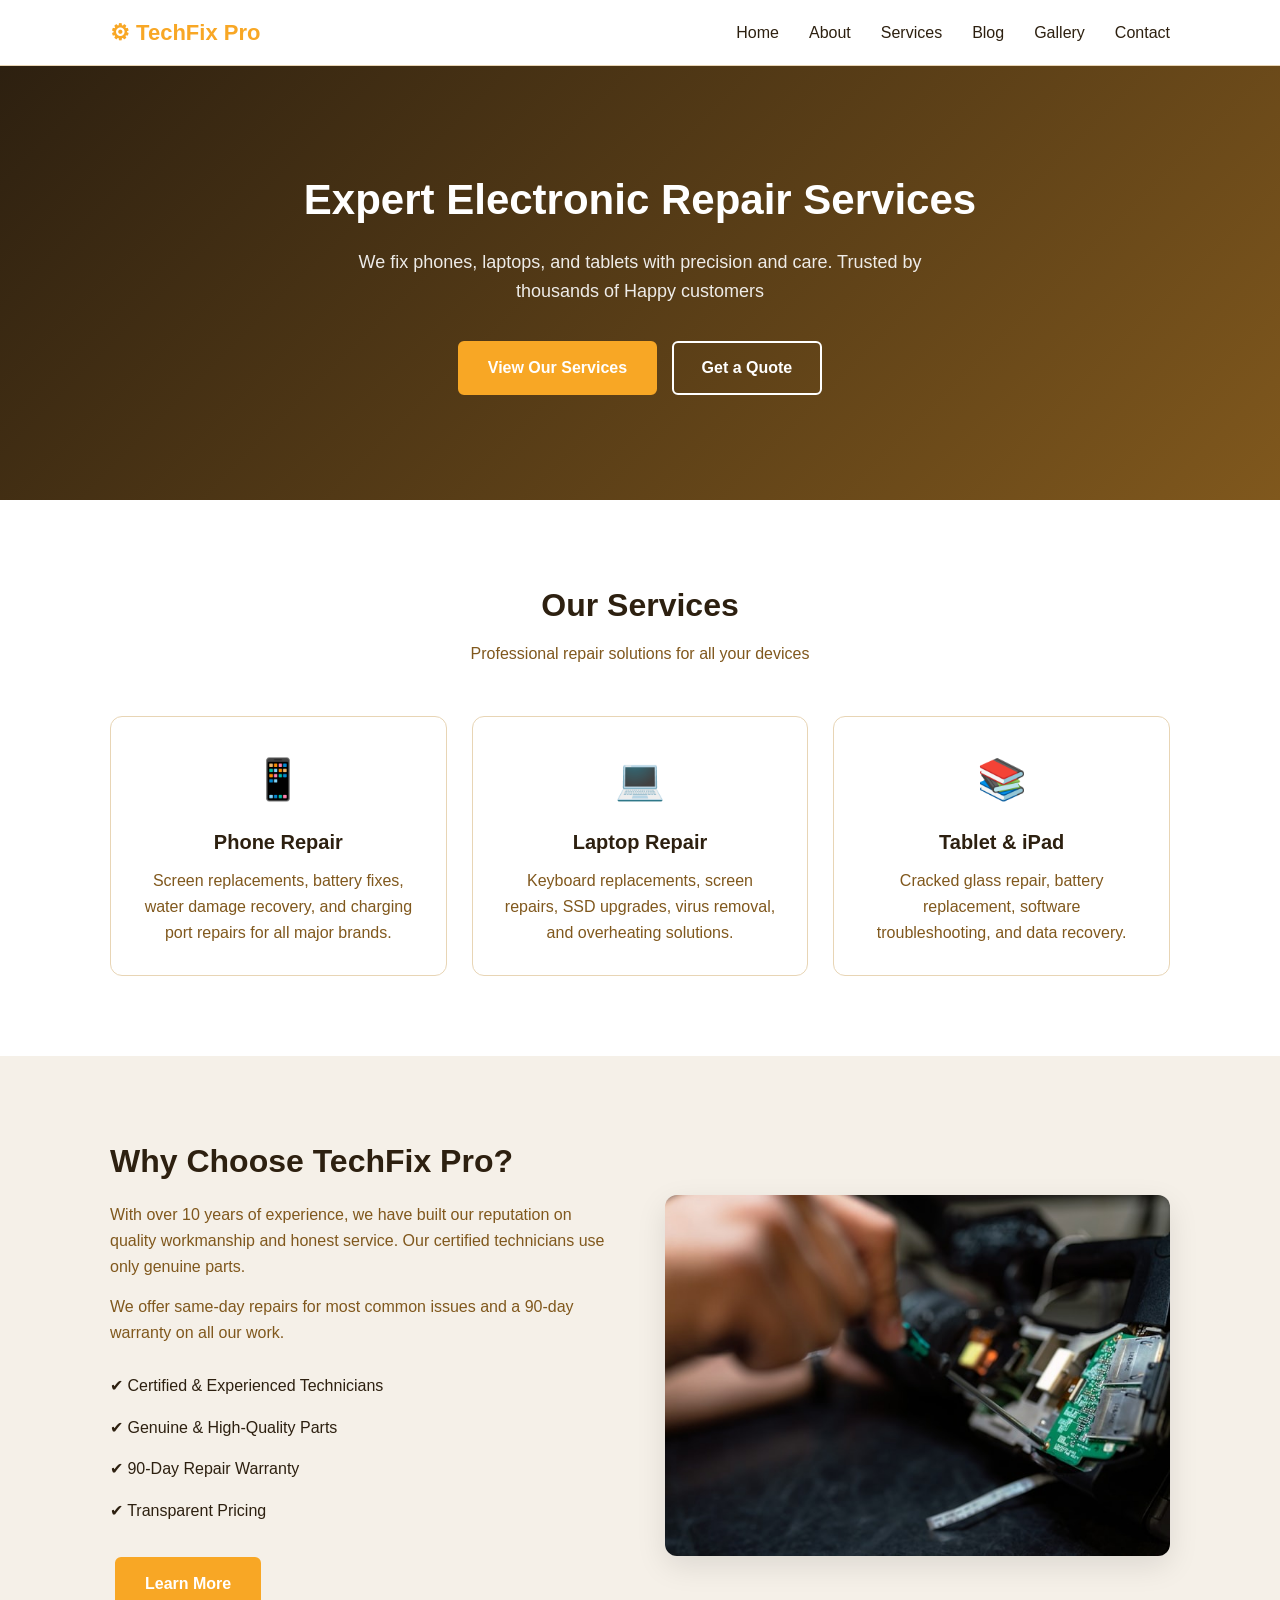
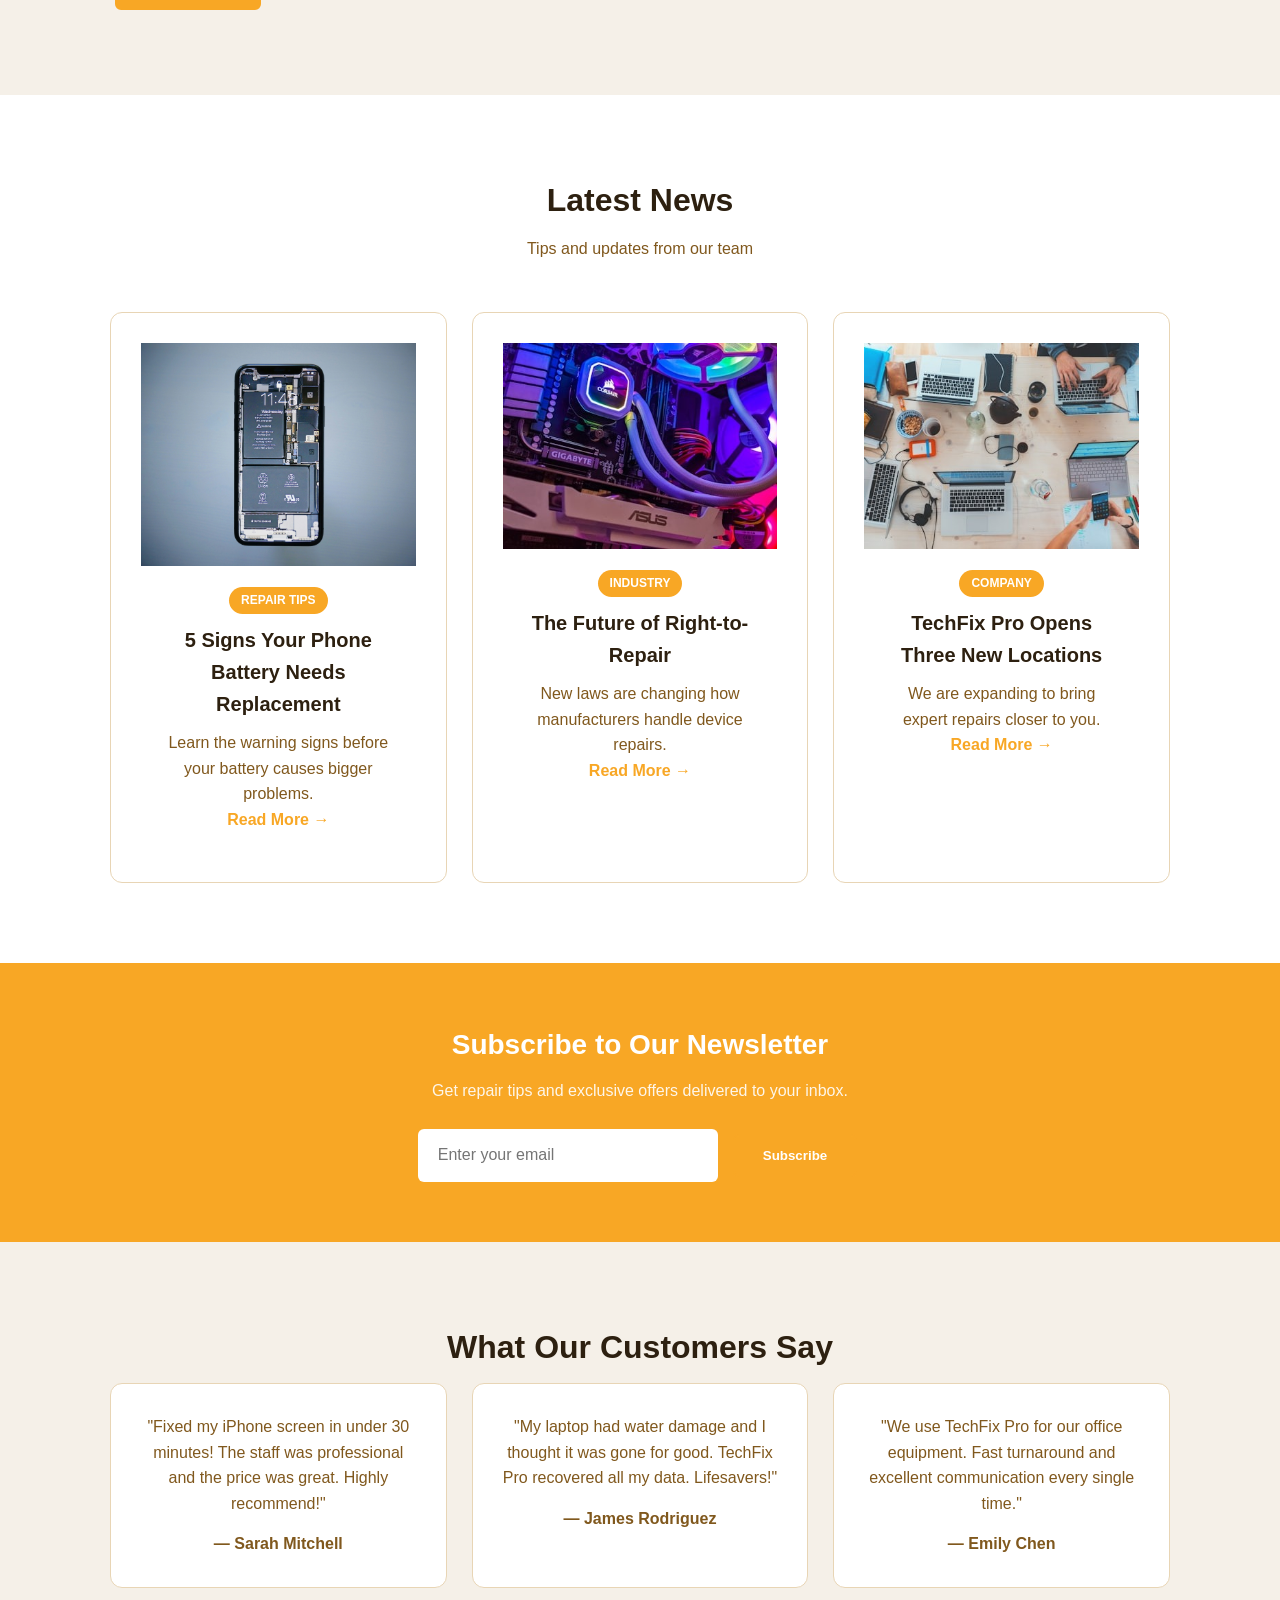
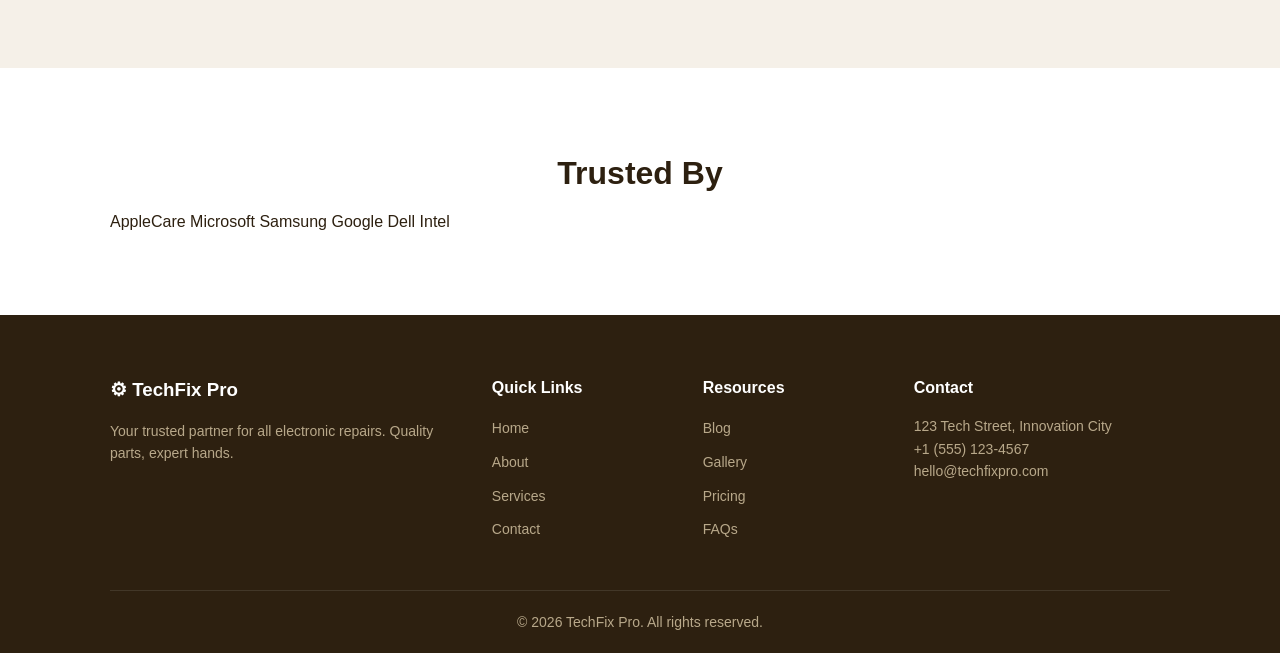
<file: ART277-FINAL-PROJECT/index.html>
<!DOCTYPE html>
<html lang="en">
<head>
    <meta charset="UTF-8">
    <meta name="viewport" content="width=device-width, initial-scale=1.0">
    <title>TechFix Pro - Electronic Repair Shop</title>
    <link rel="stylesheet" href="style.css">
</head>
<body>
    <!-- Naviagation -->
     <nav class="navbar">
        <div class="container nav-container">
            <a href="index.html" class="logo">&#9881; TechFix Pro</a>
            <ul class="nav-links">
                <li><a href="index.html">Home</a></li>
                <li><a href="about.html">About</a></li>
                <li><a href="services.html">Services</a></li>
                <li><a href="blog.html">Blog</a></li>
                <li><a href="gallery.html">Gallery</a></li>
                <li><a href="contact.html">Contact</a></li>
            </ul>
        </div>
     </nav>

     <!-- Hero Section -->
      <header class="hero">
        <div class="container">
            <h1>Expert Electronic Repair Services</h1>
            <p>We fix phones, laptops, and tablets with precision and care. Trusted by thousands of Happy customers</p>
            <a href="services.html" class="btn">View Our Services</a>
            <a href="contact.html" class="btn btn-outline">Get a Quote</a>
        </div>
      </header>

      <!-- Services Section -->
    <section class="section services">
        <div class="container">
            <h2 class="section-title">Our Services</h2>
            <p class="section-subtitle">Professional repair solutions for all your devices</p>

            <div class="card-grid three-col">
                <div class="card">
                    <div class="card-icon">&#128241;</div>
                    <h3>Phone Repair</h3>
                    <p>Screen replacements, battery fixes, water damage recovery, and charging port repairs for all major brands.</p>
                </div>
                <div class="card">
                    <div class="card-icon">&#128187;</div>
                    <h3>Laptop Repair</h3>
                    <p>Keyboard replacements, screen repairs, SSD upgrades, virus removal, and overheating solutions.</p>
                </div>
                <div class="card">
                    <div class="card-icon">&#128218;</div>
                    <h3>Tablet & iPad</h3>
                    <p>Cracked glass repair, battery replacement, software troubleshooting, and data recovery.</p>
                </div>
            </div>
        </div>
    </section>

       <!-- About Section -->
    <section class="section about-section">
        <div class="container">
            <div class="two-col">
                <div class="about-text">
                    <h2>Why Choose TechFix Pro?</h2>
                    <p>With over 10 years of experience, we have built our reputation on quality workmanship and honest service. Our certified technicians use only genuine parts.</p>
                    <p>We offer same-day repairs for most common issues and a 90-day warranty on all our work.</p>
                    <ul class="feature-list">
                        <li>&#10004; Certified & Experienced Technicians</li>
                        <li>&#10004; Genuine & High-Quality Parts</li>
                        <li>&#10004; 90-Day Repair Warranty</li>
                        <li>&#10004; Transparent Pricing</li>
                    </ul>
                    <a href="about.html" class="btn">Learn More</a>
                </div>
                <div class="about-image">
                    <img src="img/sbj jr.jpg" alt="Technician repairing a device">
                </div>
            </div>
        </div>
    </section>

        <!-- Latest News -->
    <section class="section">
        <div class="container">
            <h2 class="section-title">Latest News</h2>
            <p class="section-subtitle">Tips and updates from our team</p>

            <div class="card-grid three-col">
                <article class="card news-card">
                    <img src="img/sbj jr2.jpg" alt="Phone battery">
                    <div class="card-body">
                        <span class="tag">Repair Tips</span>
                        <h3>5 Signs Your Phone Battery Needs Replacement</h3>
                        <p>Learn the warning signs before your battery causes bigger problems.</p>
                        <a href="blog.html">Read More &rarr;</a>
                    </div>
                </article>
                <article class="card news-card">
                    <img src="img/sbj jr3.jpg" alt="Laptop repair">
                    <div class="card-body">
                        <span class="tag">Industry</span>
                        <h3>The Future of Right-to-Repair</h3>
                        <p>New laws are changing how manufacturers handle device repairs.</p>
                        <a href="blog.html">Read More &rarr;</a>
                    </div>
                </article>
                <article class="card news-card">
                    <img src="img/sbj jr4.jpg" alt="Tech team">
                    <div class="card-body">
                        <span class="tag">Company</span>
                        <h3>TechFix Pro Opens Three New Locations</h3>
                        <p>We are expanding to bring expert repairs closer to you.</p>
                        <a href="blog.html">Read More &rarr;</a>
                    </div>
                </article>
            </div>
        </div>
    </section>
    
         <!-- Newsletter -->
    <section class="newsletter">
        <div class="container">
            <h2>Subscribe to Our Newsletter</h2>
            <p>Get repair tips and exclusive offers delivered to your inbox.</p>
            <form action="#" method="post">
                <input type="email" placeholder="Enter your email" required>
                <button type="submit" class="btn">Subscribe</button>
            </form>
        </div>
    </section>

    <!-- Testimonials -->
    <section class="section testimonials">
        <div class="container">
            <h2 class="section-title">What Our Customers Say</h2>

            <div class="card-grid three-col">
                <div class="card testimonial-card">
                    <p class="quote">"Fixed my iPhone screen in under 30 minutes! The staff was professional and the price was great. Highly recommend!"</p>
                    <p class="author">&mdash; Sarah Mitchell</p>
                </div>
                <div class="card testimonial-card">
                    <p class="quote">"My laptop had water damage and I thought it was gone for good. TechFix Pro recovered all my data. Lifesavers!"</p>
                    <p class="author">&mdash; James Rodriguez</p>
                </div>
                <div class="card testimonial-card">
                    <p class="quote">"We use TechFix Pro for our office equipment. Fast turnaround and excellent communication every single time."</p>
                    <p class="author">&mdash; Emily Chen</p>
                </div>
            </div>
        </div>
    </section>

    <!-- Clients -->
    <section class="section clients">
        <div class="container">
            <h2 class="section-title">Trusted By</h2>
            <div class="client-logos">
                <span>AppleCare</span>
                <span>Microsoft</span>
                <span>Samsung</span>
                <span>Google</span>
                <span>Dell</span>
                <span>Intel</span>
            </div>
        </div>
    </section>

    <!-- Footer -->
    <footer class="footer">
        <div class="container">
            <div class="footer-grid">
                <div class="footer-brand">
                    <h3>&#9881; TechFix Pro</h3>
                    <p>Your trusted partner for all electronic repairs. Quality parts, expert hands.</p>
                </div>
                <div class="footer-links">
                    <h4>Quick Links</h4>
                    <ul>
                        <li><a href="index.html">Home</a></li>
                        <li><a href="about.html">About</a></li>
                        <li><a href="services.html">Services</a></li>
                        <li><a href="contact.html">Contact</a></li>
                    </ul>
                </div>
                <div class="footer-links">
                    <h4>Resources</h4>
                    <ul>
                        <li><a href="blog.html">Blog</a></li>
                        <li><a href="gallery.html">Gallery</a></li>
                        <li><a href="services.html">Pricing</a></li>
                        <li><a href="contact.html">FAQs</a></li>
                    </ul>
                </div>
                <div class="footer-contact">
                    <h4>Contact</h4>
                    <p>123 Tech Street, Innovation City</p>
                    <p>+1 (555) 123-4567</p>
                    <p>hello@techfixpro.com</p>
                </div>
            </div>
            <div class="footer-bottom">
                <p>&copy; 2026 TechFix Pro. All rights reserved.</p>
            </div>
        </div>
    </footer>

</body>
</html>
</file>
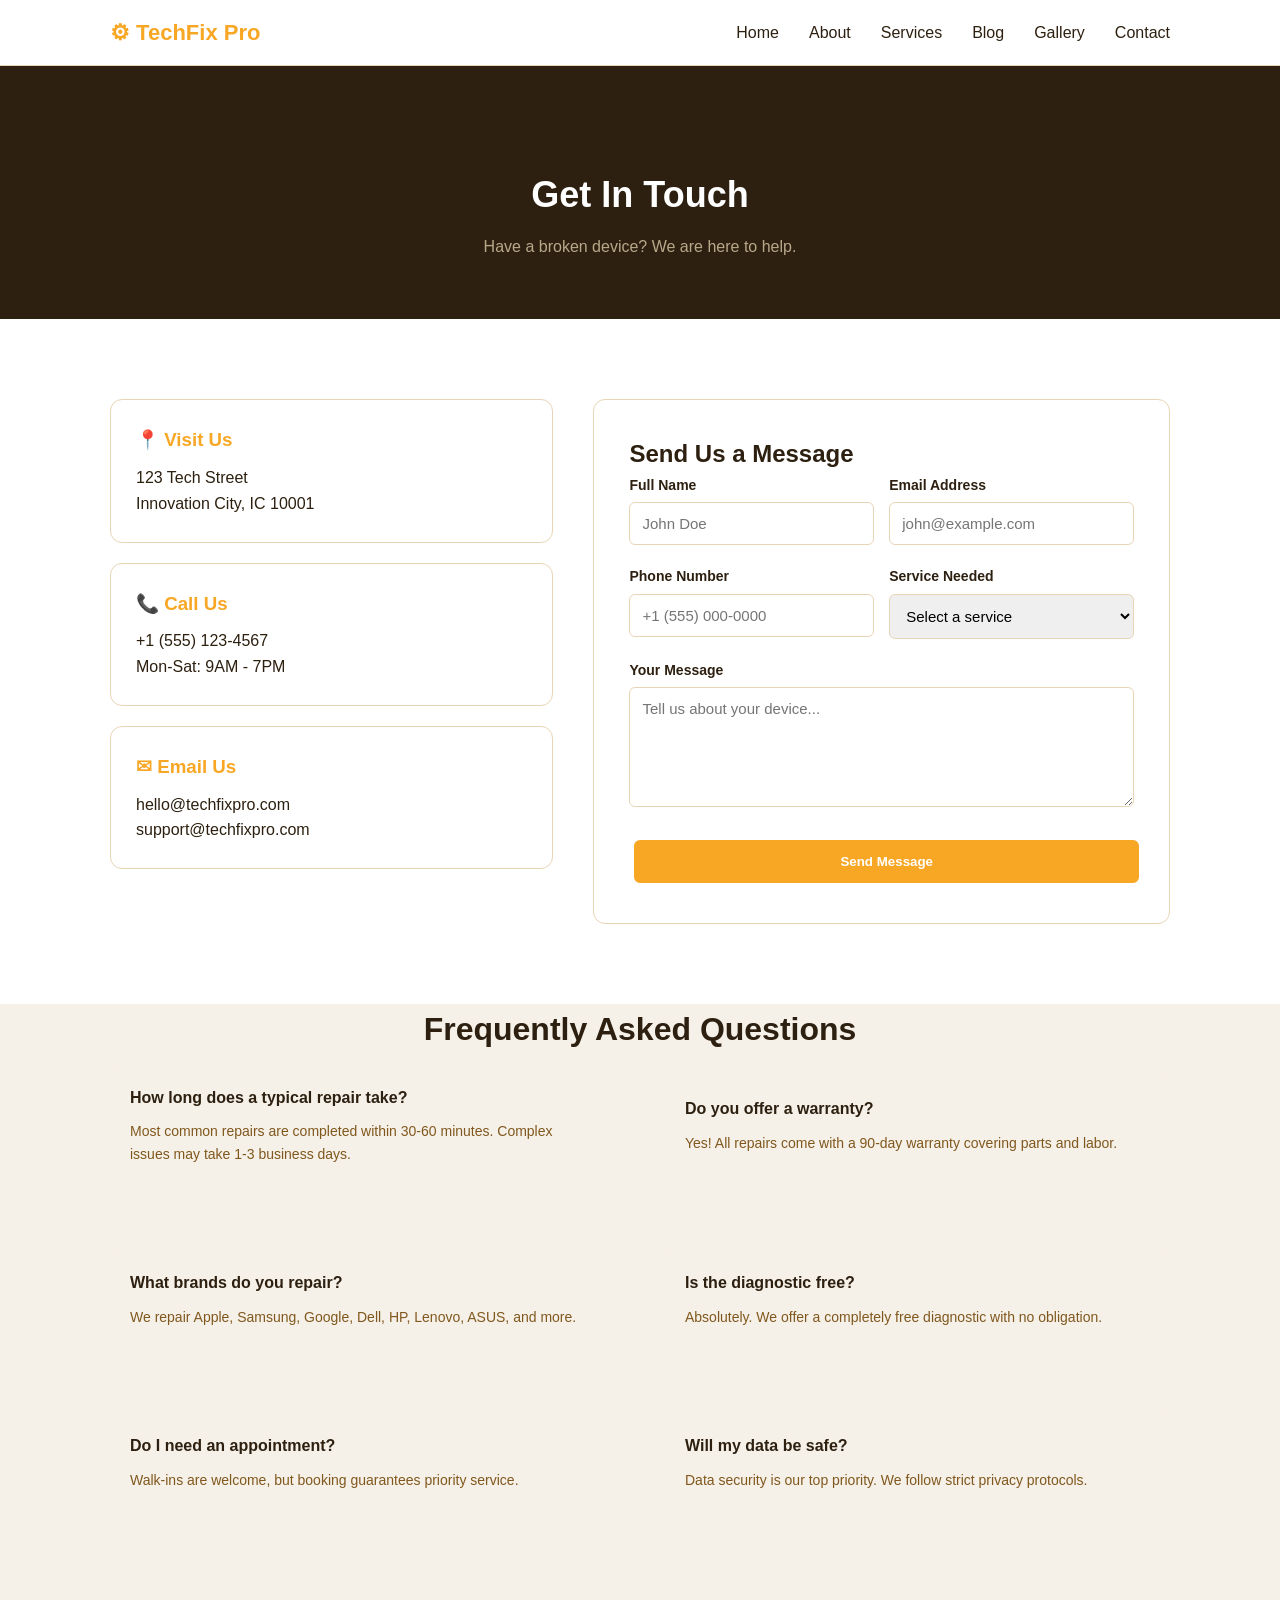
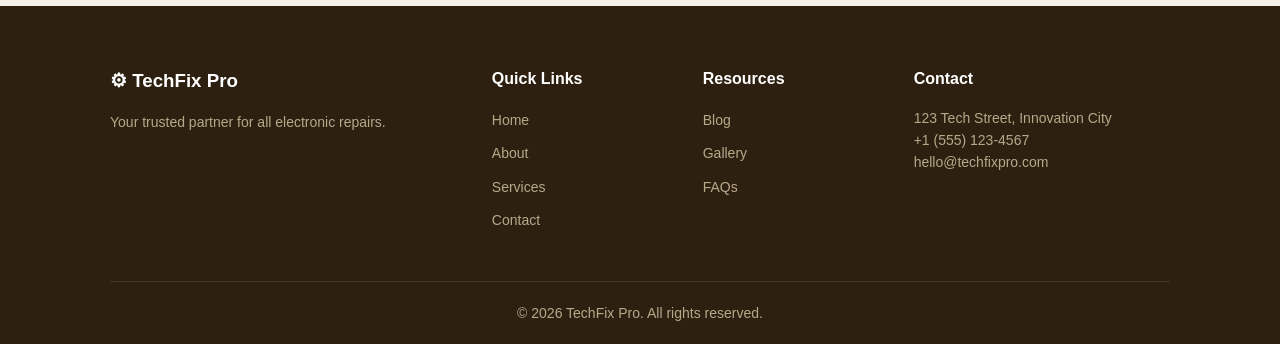
<file: contact.html>
<!DOCTYPE html>
<html lang="en">
<head>
    <meta charset="UTF-8">
    <meta name="viewport" content="width=device-width, initial-scale=1.0">
    <title>Contact Us - TechFix Pro</title>
    <link rel="stylesheet" href="style.css">
</head>
<body>

    <nav class="navbar">
        <div class="container nav-container">
            <a href="index.html" class="logo">&#9881; TechFix Pro</a>
            <ul class="nav-links">
                <li><a href="index.html">Home</a></li>
                <li><a href="about.html">About</a></li>
                <li><a href="services.html">Services</a></li>
                <li><a href="blog.html">Blog</a></li>
                <li><a href="gallery.html">Gallery</a></li>
                <li><a href="contact.html">Contact</a></li>
            </ul>
        </div>
    </nav>

    <header class="page-header">
        <div class="container">
            <h1>Get In Touch</h1>
            <p>Have a broken device? We are here to help.</p>
        </div>
    </header>

    <section class="section">
        <div class="container">
            <div class="contact-grid">
                <div>
                    <div class="contact-info-box">
                        <h3>&#128205; Visit Us</h3>
                        <p>123 Tech Street<br>Innovation City, IC 10001</p>
                    </div>
                    <div class="contact-info-box">
                        <h3>&#128222; Call Us</h3>
                        <p>+1 (555) 123-4567<br>Mon-Sat: 9AM - 7PM</p>
                    </div>
                    <div class="contact-info-box">
                        <h3>&#9993; Email Us</h3>
                        <p>hello@techfixpro.com<br>support@techfixpro.com</p>
                    </div>
                </div>
                <div class="contact-form">
                    <h2>Send Us a Message</h2>
                    <form action="#" method="post">
                        <div class="form-row">
                            <div class="form-group">
                                <label for="name">Full Name</label>
                                <input type="text" id="name" name="name" placeholder="John Doe" required>
                            </div>
                            <div class="form-group">
                                <label for="email">Email Address</label>
                                <input type="email" id="email" name="email" placeholder="john@example.com" required>
                            </div>
                        </div>
                        <div class="form-row">
                            <div class="form-group">
                                <label for="phone">Phone Number</label>
                                <input type="tel" id="phone" name="phone" placeholder="+1 (555) 000-0000">
                            </div>
                            <div class="form-group">
                                <label for="service">Service Needed</label>
                                <select id="service" name="service" required>
                                    <option value="" disabled selected>Select a service</option>
                                    <option value="phone">Phone Repair</option>
                                    <option value="laptop">Laptop Repair</option>
                                    <option value="tablet">Tablet / iPad Repair</option>
                                    <option value="other">Other / Not Sure</option>
                                </select>
                            </div>
                        </div>
                        <div class="form-group">
                            <label for="message">Your Message</label>
                            <textarea id="message" name="message" placeholder="Tell us about your device..." required></textarea>
                        </div>
                        <button type="submit" class="btn" style="width: 100%;">Send Message</button>
                    </form>
                </div>
            </div>
        </div>
    </section>

    <section class="section" style="background: var(--light-gray); padding-top: 0;">
        <div class="container">
            <h2 class="section-title">Frequently Asked Questions</h2>
            <div class="two-col">
                <div class="faq-item">
                    <h3>How long does a typical repair take?</h3>
                    <p>Most common repairs are completed within 30-60 minutes. Complex issues may take 1-3 business days.</p>
                </div>
                <div class="faq-item">
                    <h3>Do you offer a warranty?</h3>
                    <p>Yes! All repairs come with a 90-day warranty covering parts and labor.</p>
                </div>
                <div class="faq-item">
                    <h3>What brands do you repair?</h3>
                    <p>We repair Apple, Samsung, Google, Dell, HP, Lenovo, ASUS, and more.</p>
                </div>
                <div class="faq-item">
                    <h3>Is the diagnostic free?</h3>
                    <p>Absolutely. We offer a completely free diagnostic with no obligation.</p>
                </div>
                <div class="faq-item">
                    <h3>Do I need an appointment?</h3>
                    <p>Walk-ins are welcome, but booking guarantees priority service.</p>
                </div>
                <div class="faq-item">
                    <h3>Will my data be safe?</h3>
                    <p>Data security is our top priority. We follow strict privacy protocols.</p>
                </div>
            </div>
        </div>
    </section>

    <footer class="footer">
        <div class="container">
            <div class="footer-grid">
                <div class="footer-brand">
                    <h3>&#9881; TechFix Pro</h3>
                    <p>Your trusted partner for all electronic repairs.</p>
                </div>
                <div class="footer-links">
                    <h4>Quick Links</h4>
                    <ul>
                        <li><a href="index.html">Home</a></li>
                        <li><a href="about.html">About</a></li>
                        <li><a href="services.html">Services</a></li>
                        <li><a href="contact.html">Contact</a></li>
                    </ul>
                </div>
                <div class="footer-links">
                    <h4>Resources</h4>
                    <ul>
                        <li><a href="blog.html">Blog</a></li>
                        <li><a href="gallery.html">Gallery</a></li>
                        <li><a href="contact.html">FAQs</a></li>
                    </ul>
                </div>
                <div class="footer-contact">
                    <h4>Contact</h4>
                    <p>123 Tech Street, Innovation City</p>
                    <p>+1 (555) 123-4567</p>
                    <p>hello@techfixpro.com</p>
                </div>
            </div>
            <div class="footer-bottom">
                <p>&copy; 2026 TechFix Pro. All rights reserved.</p>
            </div>
        </div>
    </footer>

</body>
</html>
</file>
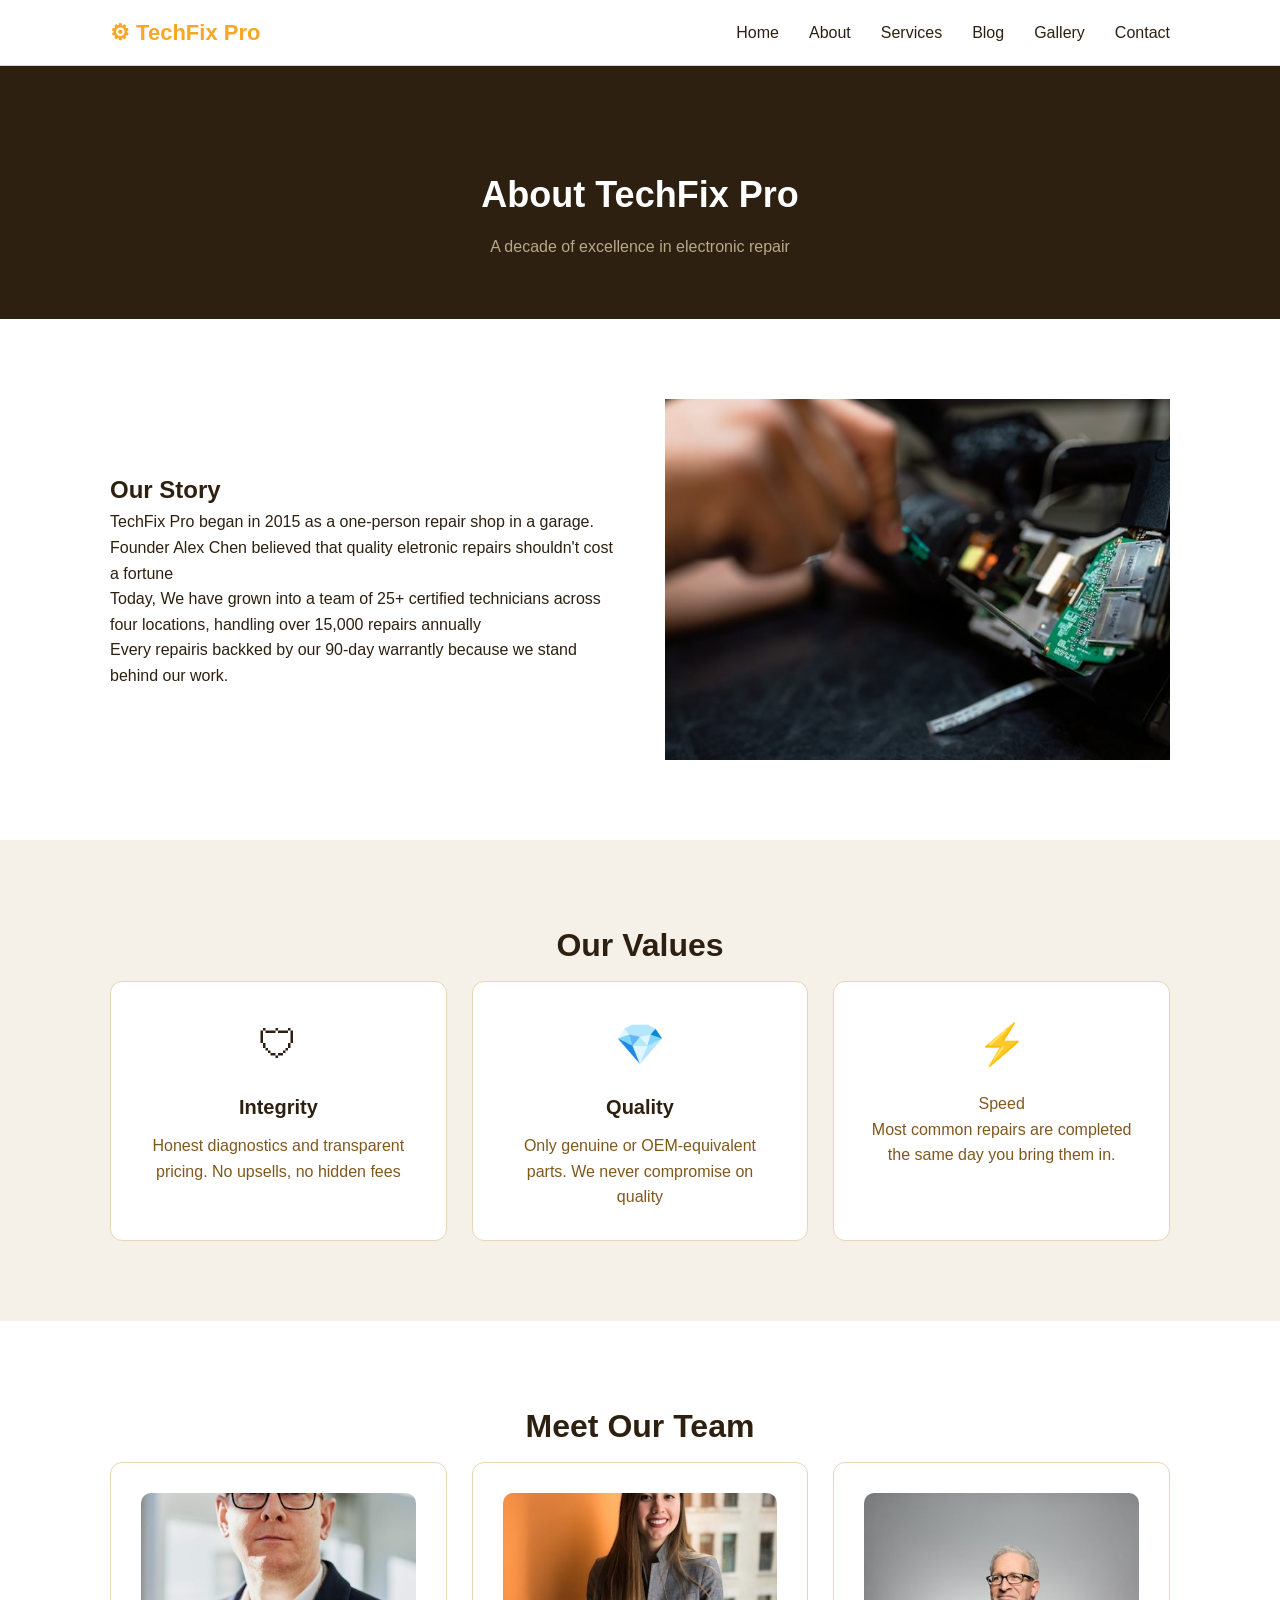
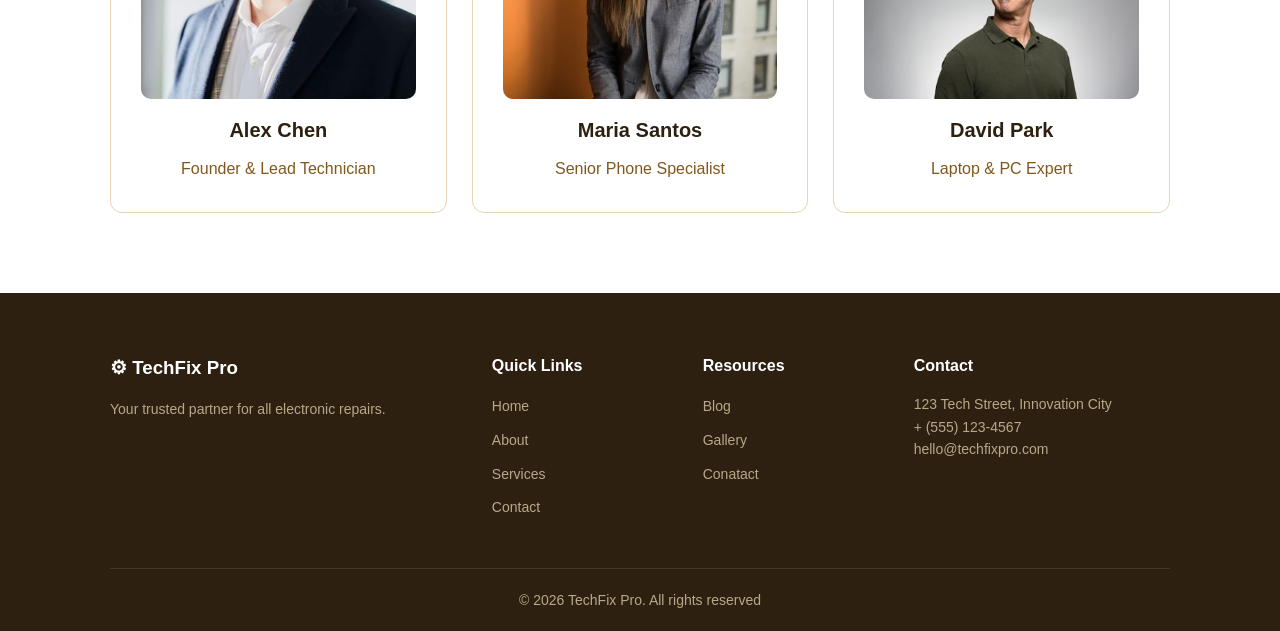
<file: ART277-FINAL-PROJECT/about.html>
<!DOCTYPE html>
<html lang="en">
<head>
    <meta charset="UTF-8">
    <meta name="viewport" content="width=device-width, initial-scale=1.0">
    <title>About Us - TechFix Pro</title>
     <link rel="stylesheet" href="style.css">
</head>
<body>
    
    <!-- Naviagtions -->
     <nav class="navbar">
        <div class="container nav-container">
            <a href="index.html" class="logo">&#9881; TechFix Pro</a>
            <ul class="nav-links">
                <li><a href="index.html">Home</a></li>
                <li><a href="about.html">About</a></li>
                <li><a href="services.html">Services</a></li>
                <li><a href="blog.html">Blog</a></li>
                <li><a href="gallery.html">Gallery</a></li>
                <li><a href="contact.html">Contact</a></li>
            </ul>
        </div>
     </nav>

     <!-- Header Section -->
      <header class="page-header">
        <div class="container">
            <h1>About TechFix Pro</h1>
            <p>A decade of excellence in electronic repair</p>
        </div>
      </header>

      <!-- Our Story Section -->
    <section class="section">
        <div class="container">
            <div class="two-col">
                <div>
                    <h2>Our Story</h2>
                    <p>TechFix Pro began in 2015 as a one-person repair shop in a garage. Founder Alex Chen believed that quality eletronic repairs shouldn't cost a fortune</p>
                    <p>Today, We have grown into a team of 25+ certified technicians across four locations, handling over 15,000 repairs annually</p>
                    <p>Every repairis backked by our 90-day warrantly because we stand behind our work.</p>
                </div>
                <div>
                    <img src="img/sbj jr.jpg" alt="Our Workshop">
                </div>
            </div>
        </div>
    </section>

    <!-- Our Values Section -->
     <section class="section" style="background: var(--light-gray);">
        <div class="container">
            <h2 class="section-title">Our Values</h2>
            <div class="card-grid three-col">
                <div class="card">
                    <div class="card-icon">&#128737;</div>
                    <h3>Integrity</h3>
                    <p>Honest diagnostics and transparent pricing. No upsells, no hidden fees</p>
                </div>
                <div class="card">
                    <div class="card-icon">&#128142;</div>
                    <h3>Quality</h3>
                    <p>Only genuine or OEM-equivalent parts. We never compromise on quality</p>
                </div>
                <div class="card">
                    <div class="card-icon">&#9889;</div>
                    <p>Speed</p>
                    <p>Most common repairs are completed the same day you bring them in.</p>
                </div>
            </div>
        </div>
     </section>
     
     <!-- Meet Our Team Section -->
    <section class="section">
        <div class="container">
            <h2 class="section-title">Meet Our Team</h2>
            <div class="card-grid three-col">
                <div class="card">
                    <img src="img/sbj jr5.jpg" alt="Alex Chen" style="border-radius: 10px; margin-bottom: 15px;">
                    <h3>Alex Chen</h3>
                    <p>Founder & Lead Technician</p>
                </div>
                <div class="card">
                    <img src="img/sbj jr 6.jpg" alt="Maria Santos" style="border-radius: 10px; margin-bottom: 15px;">
                    <h3>Maria Santos</h3>
                    <p>Senior Phone Specialist</p>
                </div>
                <div class="card">
                    <img src="img/sbj jr 7.jpg" alt="David Park" style="border-radius: 10px; margin-bottom: 15px;">
                    <h3>David Park</h3>
                    <p>Laptop & PC Expert</p>
                </div>
            </div>
        </div>
    </section>

    <!-- Footer Section -->
    <footer class="footer">
        <div class="container">
            <div class="footer-grid">
                <div class="footer-brand">
                    <h3>&#9881; TechFix Pro</h3>
                    <p>Your trusted partner for all electronic repairs.</p>
                </div>
                <div class="footer-links">
                    <h4>Quick Links</h4>
                    <ul>
                        <li><a href="index.html">Home</a></li>
                        <li><a href="about.html">About</a></li>
                        <li><a href="services.html">Services</a></li>
                        <li><a href="contact.html">Contact</a></li>
                    </ul>
                </div>
                <div class="footer-links">
                   <h4>Resources</h4>
                   <ul>
                      <li><a href="blog.html">Blog</a></li>
                      <li><a href="gallery.html">Gallery</a></li>
                      <li><a href="contact.html">Conatact</a></li>
                    </ul>
                </div>
                <div class="footer-contact">
                    <h4>Contact</h4>
                    <p>123 Tech Street, Innovation City</p>
                    <p>+ (555) 123-4567</p>
                    <p>hello@techfixpro.com</p>
                </div>
             </div>
             <div class="footer-bottom">
                <p>&copy; 2026 TechFix Pro. All rights reserved</p>
            </div>
        </div>
   </footer>

</body>
</html>
</file>
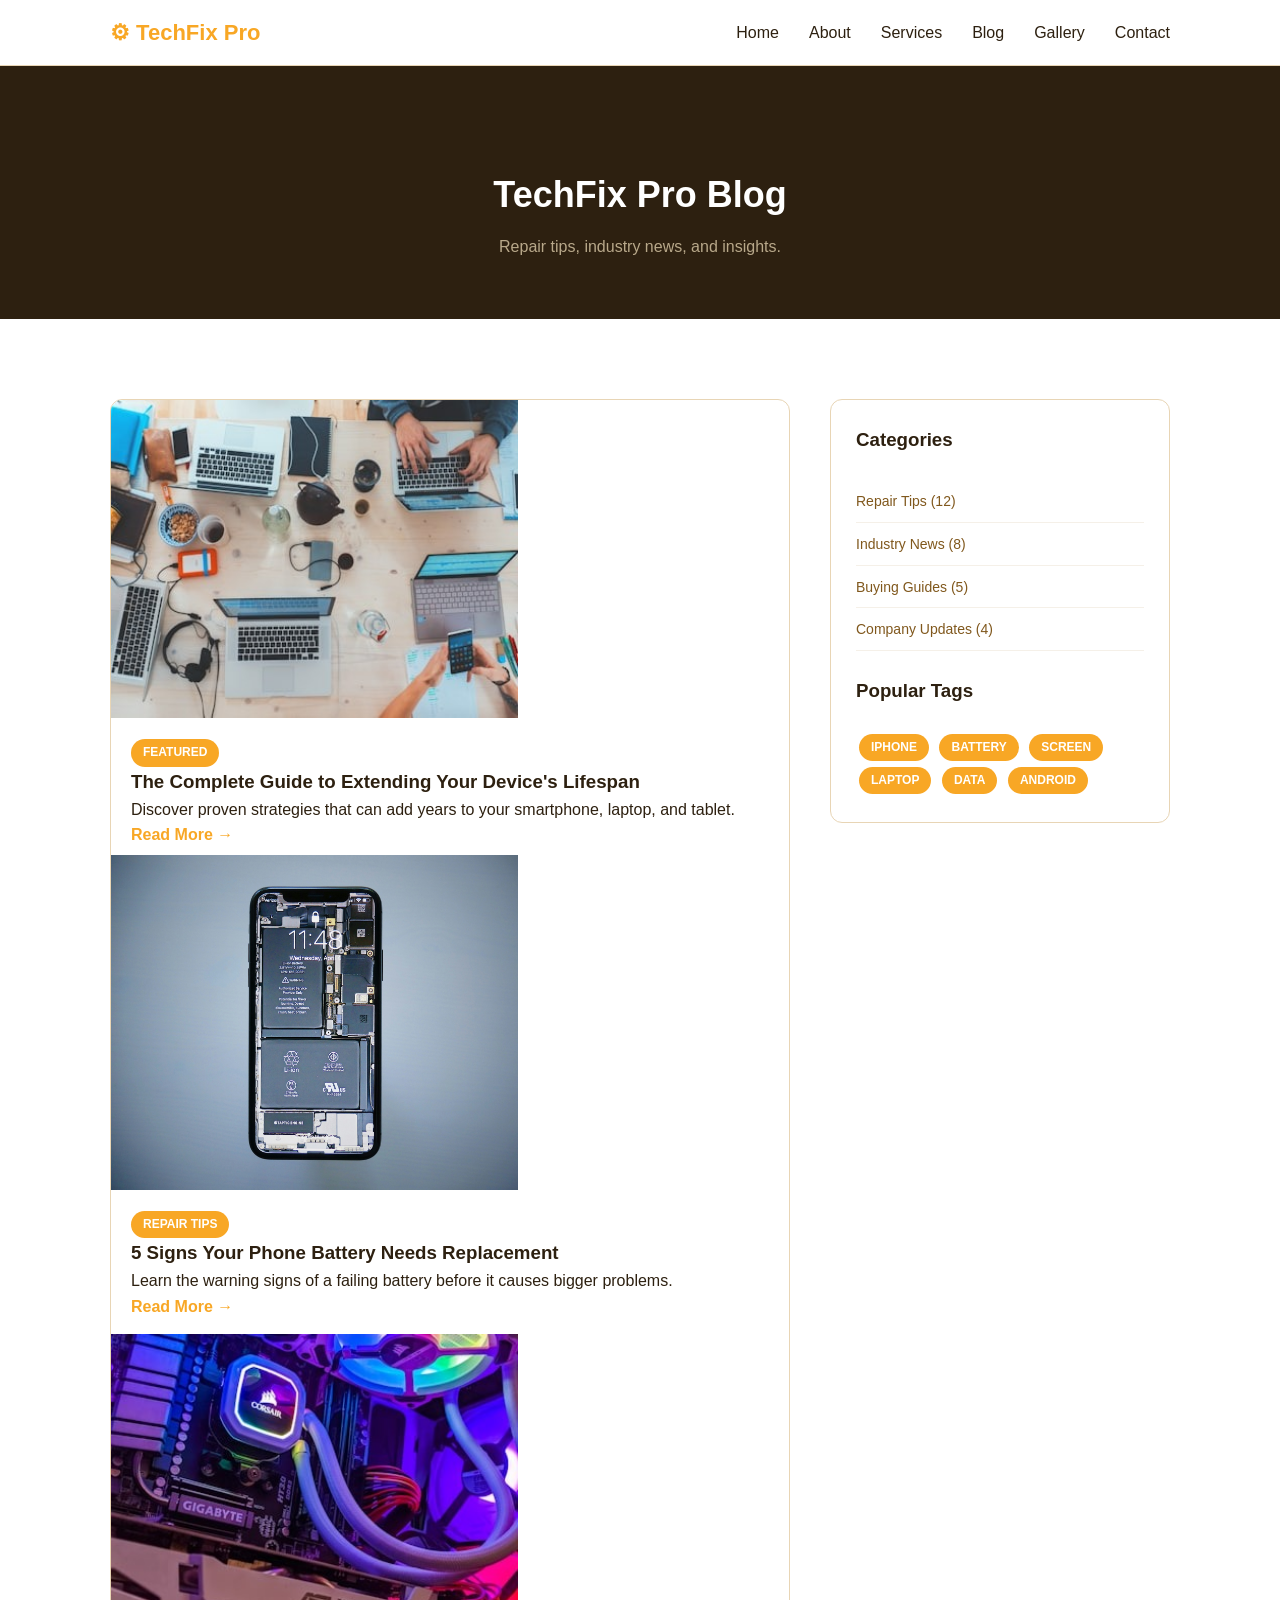
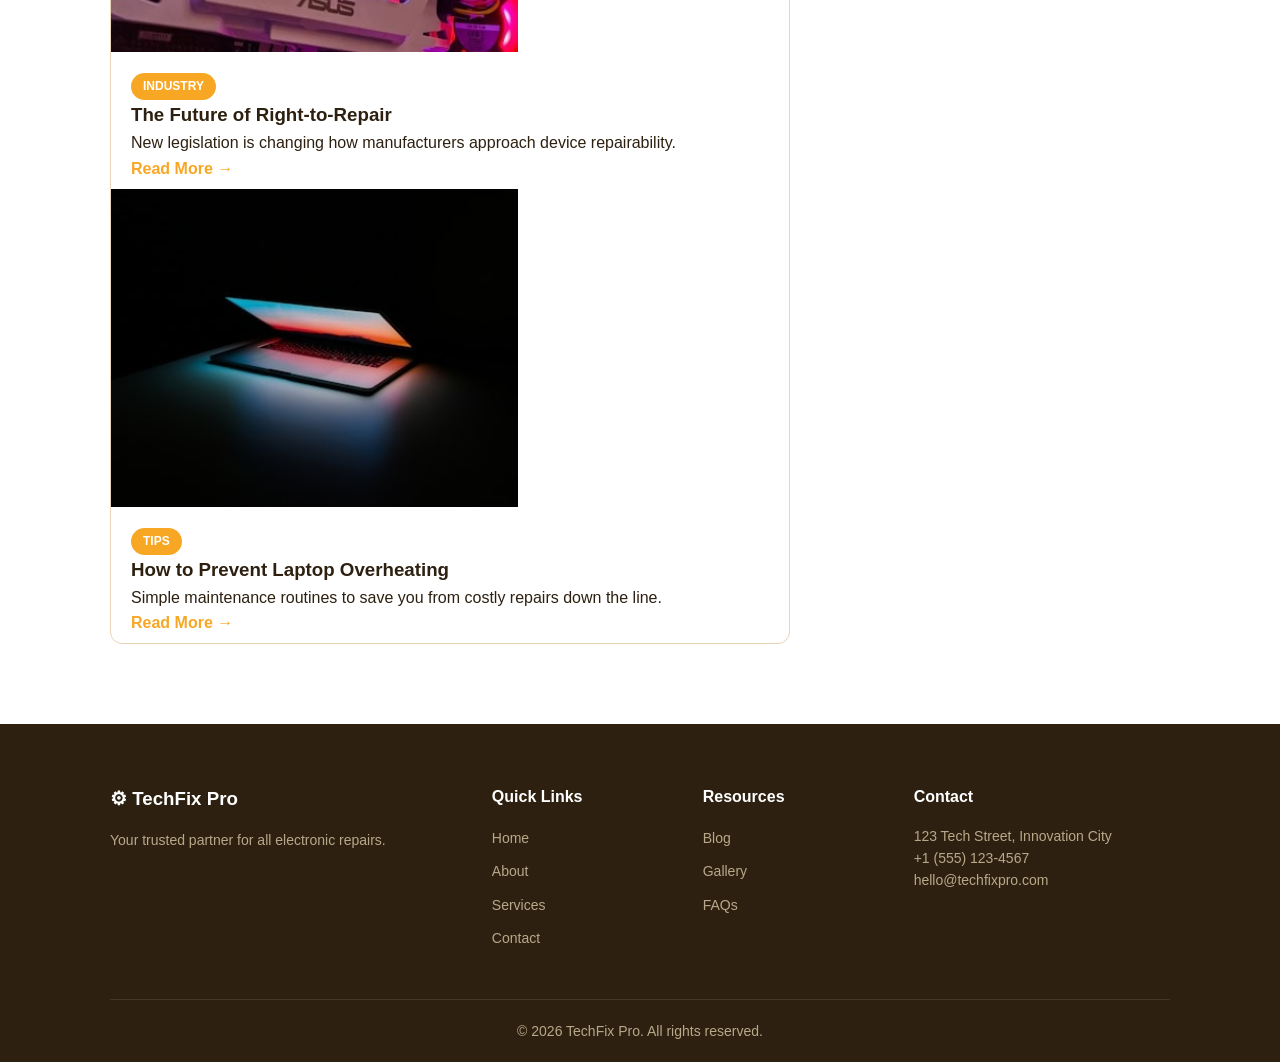
<file: ART277-FINAL-PROJECT/blog.html>
<!DOCTYPE html>
<html lang="en">

<head>
    <meta charset="UTF-8">
    <meta name="viewport" content="width=device-width, initial-scale=1.0">
    <title>Blog - TechFix Pro</title>
    <link rel="stylesheet" href="style.css">
</head>

<body>

    <nav class="navbar">
        <div class="container nav-container">
            <a href="index.html" class="logo">&#9881; TechFix Pro</a>
            <ul class="nav-links">
                <li><a href="index.html">Home</a></li>
                <li><a href="about.html">About</a></li>
                <li><a href="services.html">Services</a></li>
                <li><a href="blog.html">Blog</a></li>
                <li><a href="gallery.html">Gallery</a></li>
                <li><a href="contact.html">Contact</a></li>
            </ul>
        </div>
    </nav>

    <header class="page-header">
        <div class="container">
            <h1>TechFix Pro Blog</h1>
            <p>Repair tips, industry news, and insights.</p>
        </div>
    </header>

    <section class="section">
        <div class="container">
            <div class="blog-grid">
                <div class="blog-posts">
                    <article class="blog-post">
                        <img src="img/sbj jr4.jpg" alt="Featured post">
                        <div class="blog-post-content">
                            <span class="tag">Featured</span>
                            <h3>The Complete Guide to Extending Your Device's Lifespan</h3>
                            <p>Discover proven strategies that can add years to your smartphone, laptop, and tablet.</p>
                            <a href="#" style="color: var(--primary); font-weight: 600;">Read More &rarr;</a>
                        </div>
                    </article>
                    <article class="blog-post">
                        <img src="img/sbj jr2.jpg" alt="Phone battery">
                        <div class="blog-post-content">
                            <span class="tag">Repair Tips</span>
                            <h3>5 Signs Your Phone Battery Needs Replacement</h3>
                            <p>Learn the warning signs of a failing battery before it causes bigger problems.</p>
                            <a href="#" style="color: var(--primary); font-weight: 600;">Read More &rarr;</a>
                        </div>
                    </article>
                    <article class="blog-post">
                        <img src="img/sbj jr3.jpg" alt="Right to repair">
                        <div class="blog-post-content">
                            <span class="tag">Industry</span>
                            <h3>The Future of Right-to-Repair</h3>
                            <p>New legislation is changing how manufacturers approach device repairability.</p>
                            <a href="#" style="color: var(--primary); font-weight: 600;">Read More &rarr;</a>
                        </div>
                    </article>
                    <article class="blog-post">
                        <img src="img/sbj jr11.jpg" alt="Laptop maintenance">
                        <div class="blog-post-content">
                            <span class="tag">Tips</span>
                            <h3>How to Prevent Laptop Overheating</h3>
                            <p>Simple maintenance routines to save you from costly repairs down the line.</p>
                            <a href="#" style="color: var(--primary); font-weight: 600;">Read More &rarr;</a>
                        </div>
                    </article>
                </div>
                <aside class="sidebar">
                    <h3>Categories</h3>
                    <ul>
                        <li><a href="#">Repair Tips (12)</a></li>
                        <li><a href="#">Industry News (8)</a></li>
                        <li><a href="#">Buying Guides (5)</a></li>
                        <li><a href="#">Company Updates (4)</a></li>
                    </ul>
                    <h3 style="margin-top: 25px;">Popular Tags</h3>
                    <p style="margin-top: 10px;">
                        <span class="tag" style="margin: 3px; display: inline-block;">iPhone</span>
                        <span class="tag" style="margin: 3px; display: inline-block;">Battery</span>
                        <span class="tag" style="margin: 3px; display: inline-block;">Screen</span>
                        <span class="tag" style="margin: 3px; display: inline-block;">Laptop</span>
                        <span class="tag" style="margin: 3px; display: inline-block;">Data</span>
                        <span class="tag" style="margin: 3px; display: inline-block;">Android</span>
                    </p>
                </aside>
            </div>
        </div>
    </section>

    <footer class="footer">
        <div class="container">
            <div class="footer-grid">
                <div class="footer-brand">
                    <h3>&#9881; TechFix Pro</h3>
                    <p>Your trusted partner for all electronic repairs.</p>
                </div>
                <div class="footer-links">
                    <h4>Quick Links</h4>
                    <ul>
                        <li><a href="index.html">Home</a></li>
                        <li><a href="about.html">About</a></li>
                        <li><a href="services.html">Services</a></li>
                        <li><a href="contact.html">Contact</a></li>
                    </ul>
                </div>
                <div class="footer-links">
                    <h4>Resources</h4>
                    <ul>
                        <li><a href="blog.html">Blog</a></li>
                        <li><a href="gallery.html">Gallery</a></li>
                        <li><a href="contact.html">FAQs</a></li>
                    </ul>
                </div>
                <div class="footer-contact">
                    <h4>Contact</h4>
                    <p>123 Tech Street, Innovation City</p>
                    <p>+1 (555) 123-4567</p>
                    <p>hello@techfixpro.com</p>
                </div>
            </div>
            <div class="footer-bottom">
                <p>&copy; 2026 TechFix Pro. All rights reserved.</p>
            </div>
        </div>
    </footer>

</body>

</html>
</file>
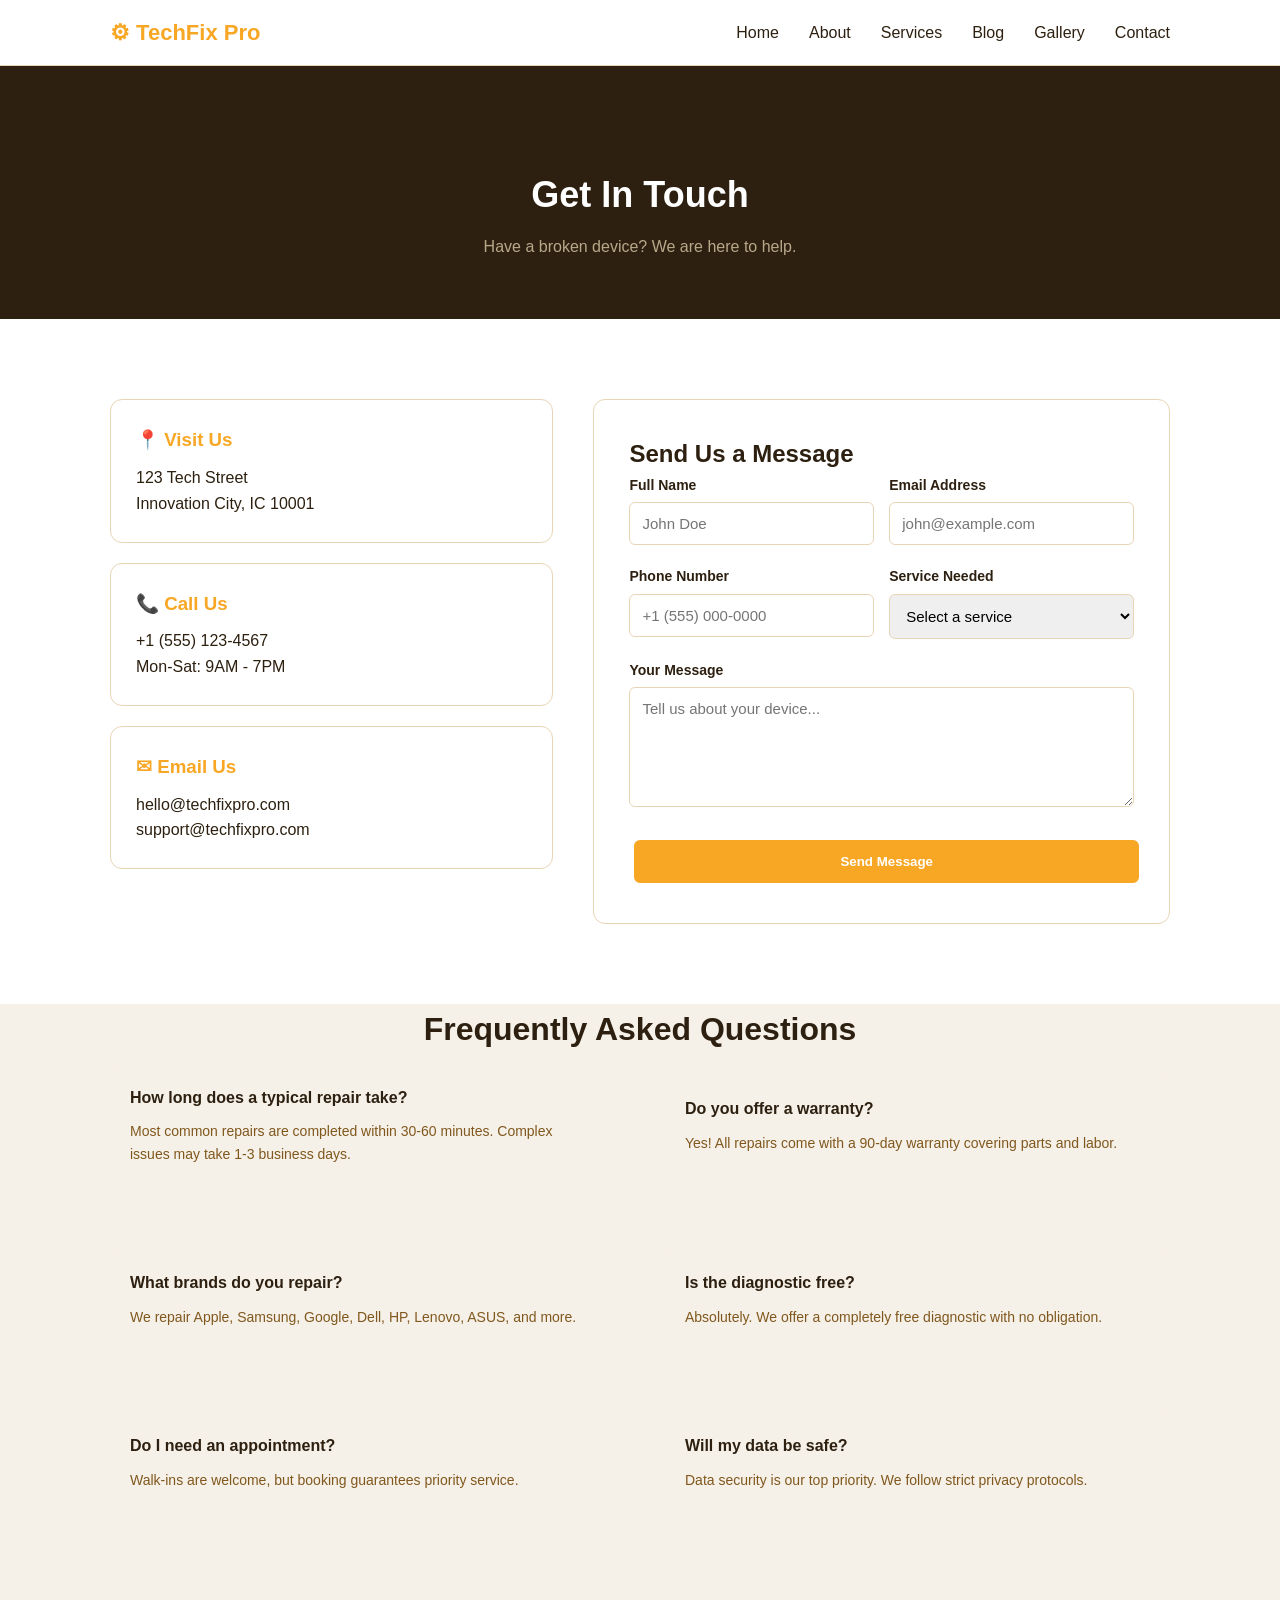
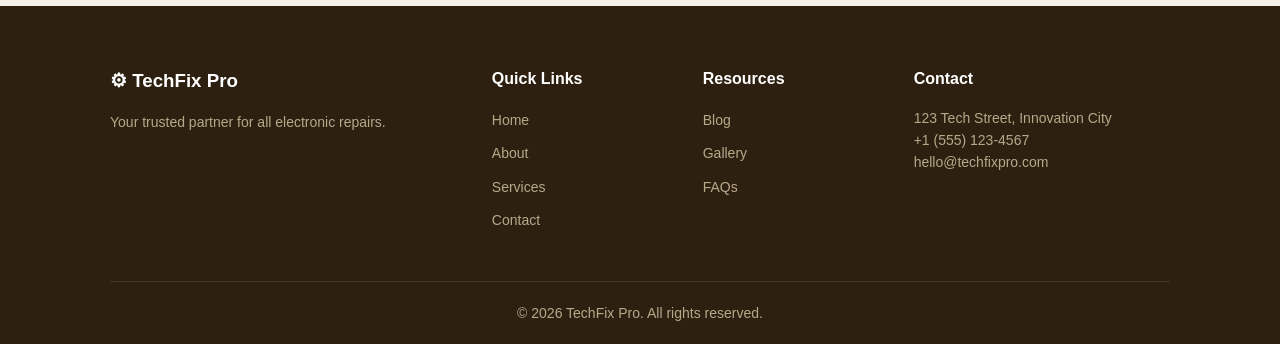
<file: ART277-FINAL-PROJECT/contact.html>
<!DOCTYPE html>
<html lang="en">

<head>
    <meta charset="UTF-8">
    <meta name="viewport" content="width=device-width, initial-scale=1.0">
    <title>Contact Us - TechFix Pro</title>
    <link rel="stylesheet" href="style.css">
</head>

<body>

    <nav class="navbar">
        <div class="container nav-container">
            <a href="index.html" class="logo">&#9881; TechFix Pro</a>
            <ul class="nav-links">
                <li><a href="index.html">Home</a></li>
                <li><a href="about.html">About</a></li>
                <li><a href="services.html">Services</a></li>
                <li><a href="blog.html">Blog</a></li>
                <li><a href="gallery.html">Gallery</a></li>
                <li><a href="contact.html">Contact</a></li>
            </ul>
        </div>
    </nav>

    <header class="page-header">
        <div class="container">
            <h1>Get In Touch</h1>
            <p>Have a broken device? We are here to help.</p>
        </div>
    </header>

    <section class="section">
        <div class="container">
            <div class="contact-grid">
                <div>
                    <div class="contact-info-box">
                        <h3>&#128205; Visit Us</h3>
                        <p>123 Tech Street<br>Innovation City, IC 10001</p>
                    </div>
                    <div class="contact-info-box">
                        <h3>&#128222; Call Us</h3>
                        <p>+1 (555) 123-4567<br>Mon-Sat: 9AM - 7PM</p>
                    </div>
                    <div class="contact-info-box">
                        <h3>&#9993; Email Us</h3>
                        <p>hello@techfixpro.com<br>support@techfixpro.com</p>
                    </div>
                </div>
                <div class="contact-form">
                    <h2>Send Us a Message</h2>
                    <form action="#" method="post">
                        <div class="form-row">
                            <div class="form-group">
                                <label for="name">Full Name</label>
                                <input type="text" id="name" name="name" placeholder="John Doe" required>
                            </div>
                            <div class="form-group">
                                <label for="email">Email Address</label>
                                <input type="email" id="email" name="email" placeholder="john@example.com" required>
                            </div>
                        </div>
                        <div class="form-row">
                            <div class="form-group">
                                <label for="phone">Phone Number</label>
                                <input type="tel" id="phone" name="phone" placeholder="+1 (555) 000-0000">
                            </div>
                            <div class="form-group">
                                <label for="service">Service Needed</label>
                                <select id="service" name="service" required>
                                    <option value="" disabled selected>Select a service</option>
                                    <option value="phone">Phone Repair</option>
                                    <option value="laptop">Laptop Repair</option>
                                    <option value="tablet">Tablet / iPad Repair</option>
                                    <option value="other">Other / Not Sure</option>
                                </select>
                            </div>
                        </div>
                        <div class="form-group">
                            <label for="message">Your Message</label>
                            <textarea id="message" name="message" placeholder="Tell us about your device..."
                                required></textarea>
                        </div>
                        <button type="submit" class="btn" style="width: 100%;">Send Message</button>
                    </form>
                </div>
            </div>
        </div>
    </section>

    <section class="section" style="background: var(--light-gray); padding-top: 0;">
        <div class="container">
            <h2 class="section-title">Frequently Asked Questions</h2>
            <div class="two-col">
                <div class="faq-item">
                    <h3>How long does a typical repair take?</h3>
                    <p>Most common repairs are completed within 30-60 minutes. Complex issues may take 1-3 business
                        days.</p>
                </div>
                <div class="faq-item">
                    <h3>Do you offer a warranty?</h3>
                    <p>Yes! All repairs come with a 90-day warranty covering parts and labor.</p>
                </div>
                <div class="faq-item">
                    <h3>What brands do you repair?</h3>
                    <p>We repair Apple, Samsung, Google, Dell, HP, Lenovo, ASUS, and more.</p>
                </div>
                <div class="faq-item">
                    <h3>Is the diagnostic free?</h3>
                    <p>Absolutely. We offer a completely free diagnostic with no obligation.</p>
                </div>
                <div class="faq-item">
                    <h3>Do I need an appointment?</h3>
                    <p>Walk-ins are welcome, but booking guarantees priority service.</p>
                </div>
                <div class="faq-item">
                    <h3>Will my data be safe?</h3>
                    <p>Data security is our top priority. We follow strict privacy protocols.</p>
                </div>
            </div>
        </div>
    </section>

    <footer class="footer">
        <div class="container">
            <div class="footer-grid">
                <div class="footer-brand">
                    <h3>&#9881; TechFix Pro</h3>
                    <p>Your trusted partner for all electronic repairs.</p>
                </div>
                <div class="footer-links">
                    <h4>Quick Links</h4>
                    <ul>
                        <li><a href="index.html">Home</a></li>
                        <li><a href="about.html">About</a></li>
                        <li><a href="services.html">Services</a></li>
                        <li><a href="contact.html">Contact</a></li>
                    </ul>
                </div>
                <div class="footer-links">
                    <h4>Resources</h4>
                    <ul>
                        <li><a href="blog.html">Blog</a></li>
                        <li><a href="gallery.html">Gallery</a></li>
                        <li><a href="contact.html">FAQs</a></li>
                    </ul>
                </div>
                <div class="footer-contact">
                    <h4>Contact</h4>
                    <p>123 Tech Street, Innovation City</p>
                    <p>+1 (555) 123-4567</p>
                    <p>hello@techfixpro.com</p>
                </div>
            </div>
            <div class="footer-bottom">
                <p>&copy; 2026 TechFix Pro. All rights reserved.</p>
            </div>
        </div>
    </footer>

</body>
</html>
</file>
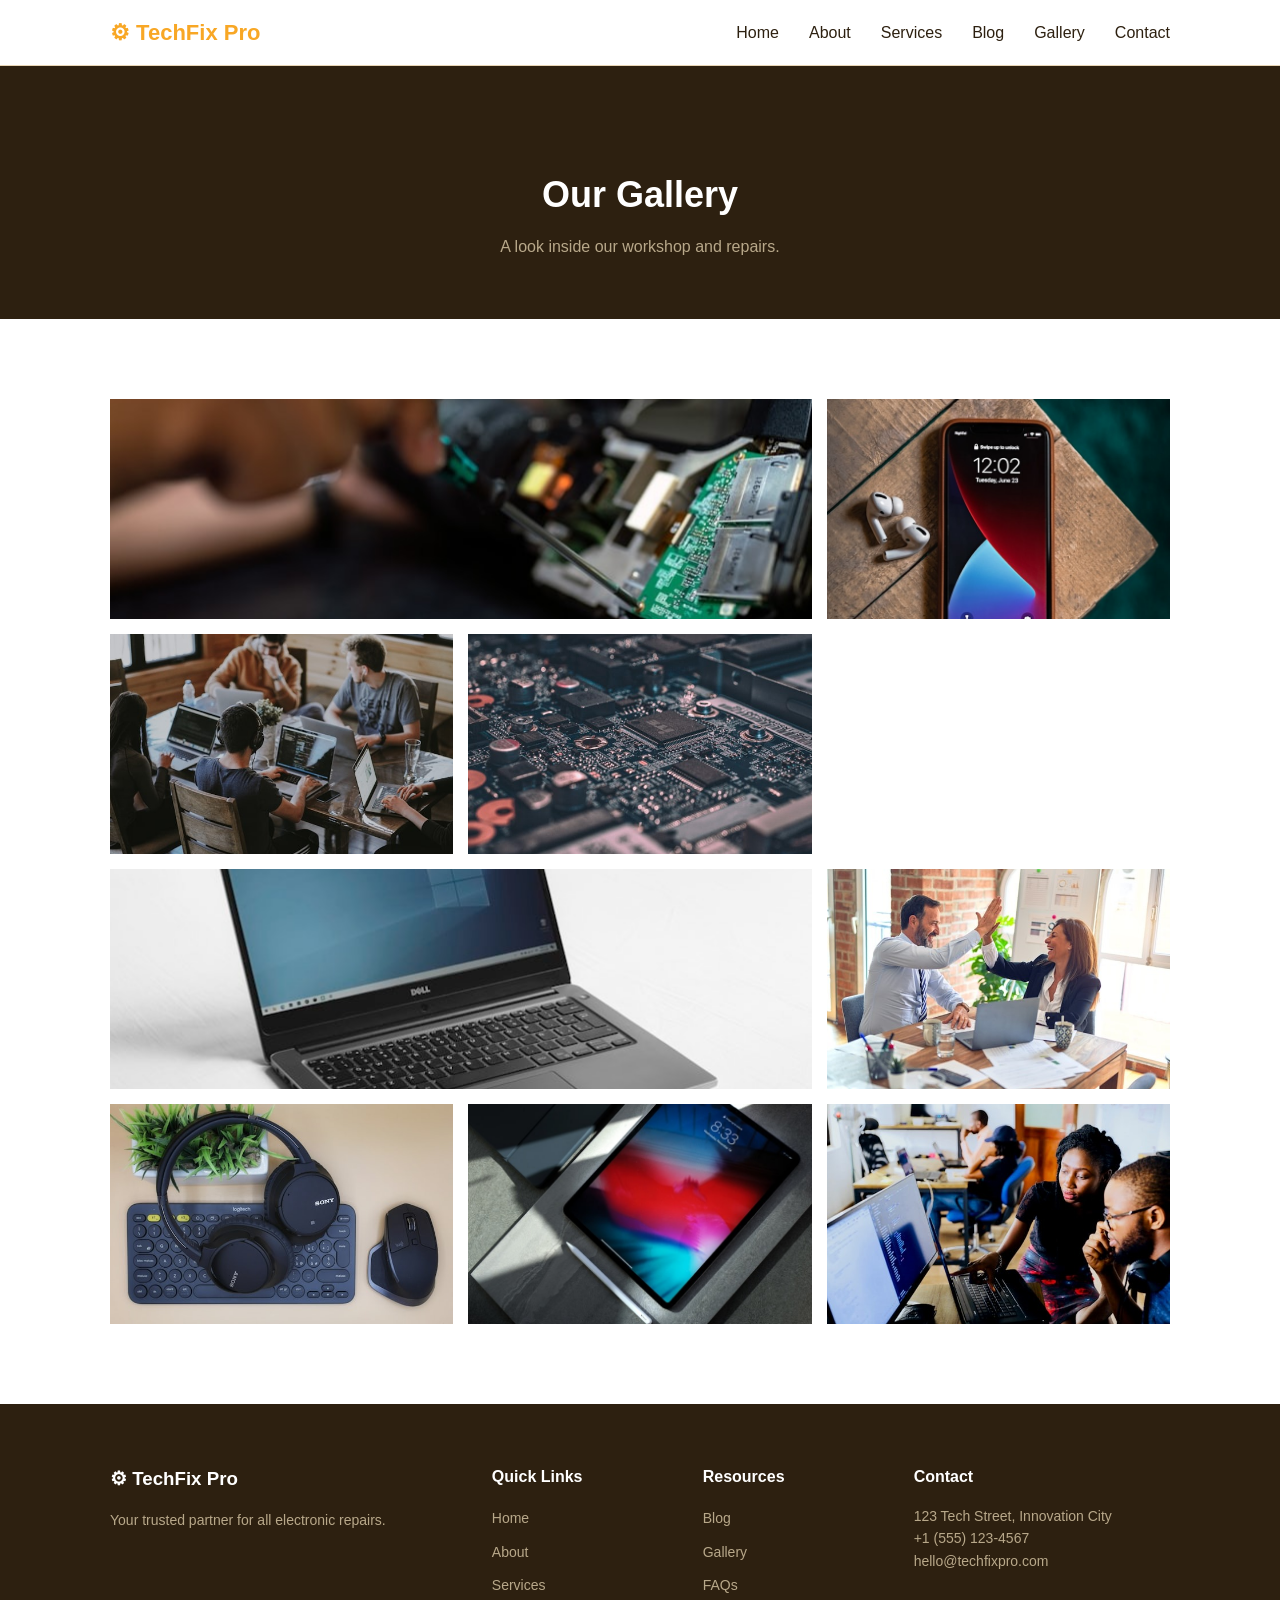
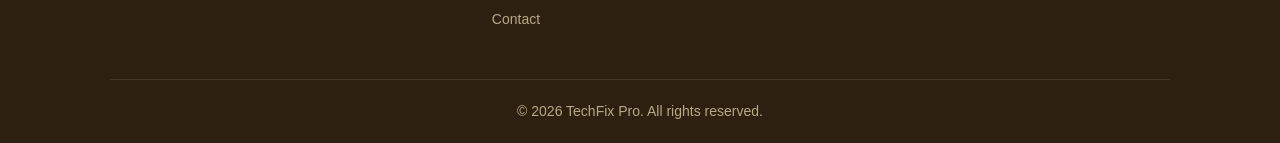
<file: ART277-FINAL-PROJECT/gallery.html>
<!DOCTYPE html>
<html lang="en">
<head>
    <meta charset="UTF-8">
    <meta name="viewport" content="width=device-width, initial-scale=1.0">
    <title>Gallery - TechFix Pro</title>
    <link rel="stylesheet" href="style.css">
</head>

<body>

    <!--Navigation-->
    <nav class="navbar">
        <div class="container nav-container">
            <a href="index.html" class="logo">&#9881; TechFix Pro</a>
            <ul class="nav-links">
                <li><a href="index.html">Home</a></li>
                <li><a href="about.html">About</a></li>
                <li><a href="services.html">Services</a></li>
                <li><a href="blog.html">Blog</a></li>
                <li><a href="gallery.html">Gallery</a></li>
                <li><a href="contact.html">Contact</a></li>
            </ul>
        </div>
    </nav>

    <header class="page-header">
        <div class="container">
            <h1>Our Gallery</h1>
            <p>A look inside our workshop and repairs.</p>
        </div>
    </header>

    <section class="section">
        <div class="container">
            <div class="gallery-grid">
                <div class="gallery-item wide">
                    <img src="sbj jr.jpg" alt="Main workshop">
                </div>
                <div class="gallery-item">
                    <img src="sbj jr8.jpg" alt="Phone repair">
                </div>
                <div class="gallery-item">
                    <img src="img/jsb.jpg" alt="Team meeting">
                </div>
                <div class="gallery-item">
                    <img src="jsb2.jpg" alt="Circuit board">
                </div>
                <div class="gallery-item wide">
                    <img src="img/sbj jr9.jpg" alt="Laptop repair">
                </div>
                <div class="gallery-item">
                    <img src="img/sbj jr14.jpg" alt="Customer service">
                </div>
                <div class="gallery-item">
                    <img src="img/sbj jr 12.jpg" alt="Tools">
                </div>
                <div class="gallery-item">
                    <img src="img/sbj jr10.jpg" alt="Tablet repair">
                </div>
                <div class="gallery-item">
                    <img src="sbj jr13.jpg" alt="Team photo">
                </div>
            </div>
        </div>
    </section>

    <footer class="footer">
        <div class="container">
            <div class="footer-grid">
                <div class="footer-brand">
                    <h3>&#9881; TechFix Pro</h3>
                    <p>Your trusted partner for all electronic repairs.</p>
                </div>
                <div class="footer-links">
                    <h4>Quick Links</h4>
                    <ul>
                        <li><a href="index.html">Home</a></li>
                        <li><a href="about.html">About</a></li>
                        <li><a href="services.html">Services</a></li>
                        <li><a href="contact.html">Contact</a></li>
                    </ul>
                </div>
                <div class="footer-links">
                    <h4>Resources</h4>
                    <ul>
                        <li><a href="blog.html">Blog</a></li>
                        <li><a href="gallery.html">Gallery</a></li>
                        <li><a href="contact.html">FAQs</a></li>
                    </ul>
                </div>
                <div class="footer-contact">
                    <h4>Contact</h4>
                    <p>123 Tech Street, Innovation City</p>
                    <p>+1 (555) 123-4567</p>
                    <p>hello@techfixpro.com</p>
                </div>
            </div>
            <div class="footer-bottom">
                <p>&copy; 2026 TechFix Pro. All rights reserved.</p>
            </div>
        </div>
    </footer>
</body>
</html>
</file>
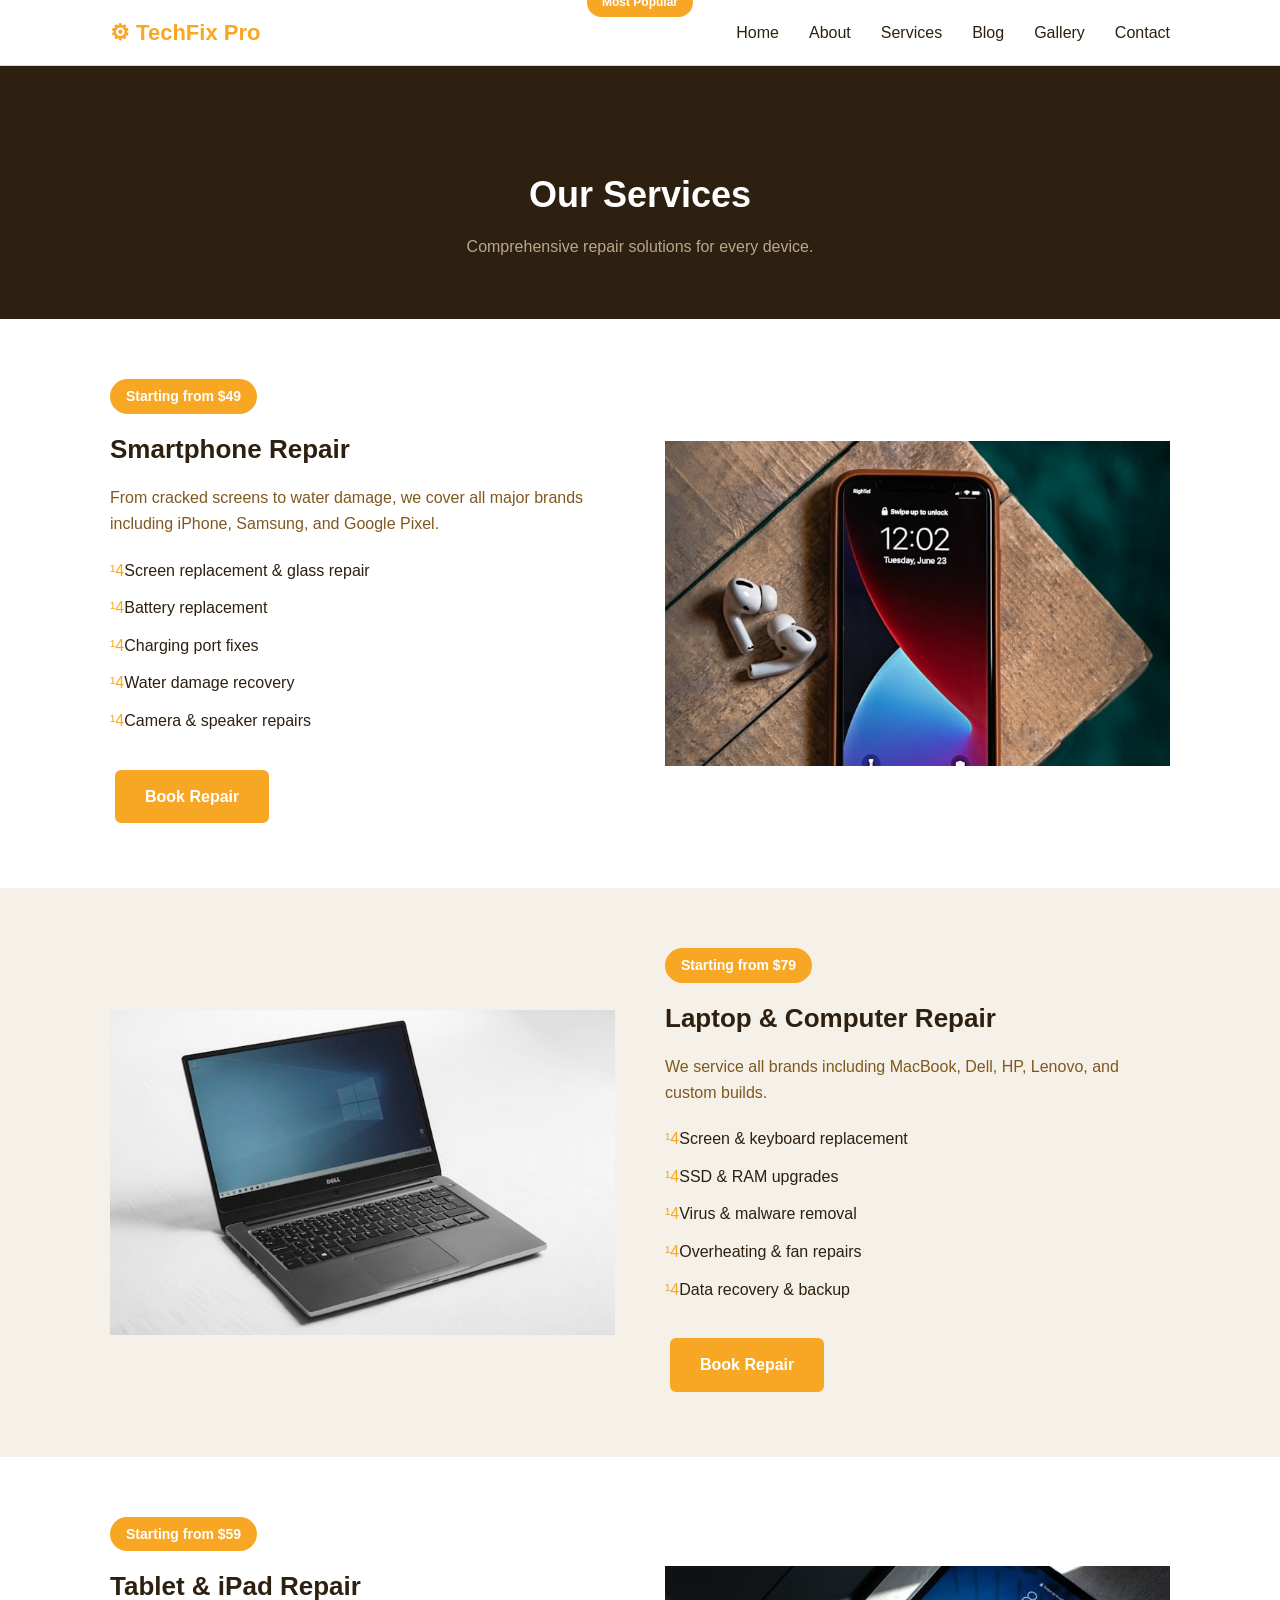
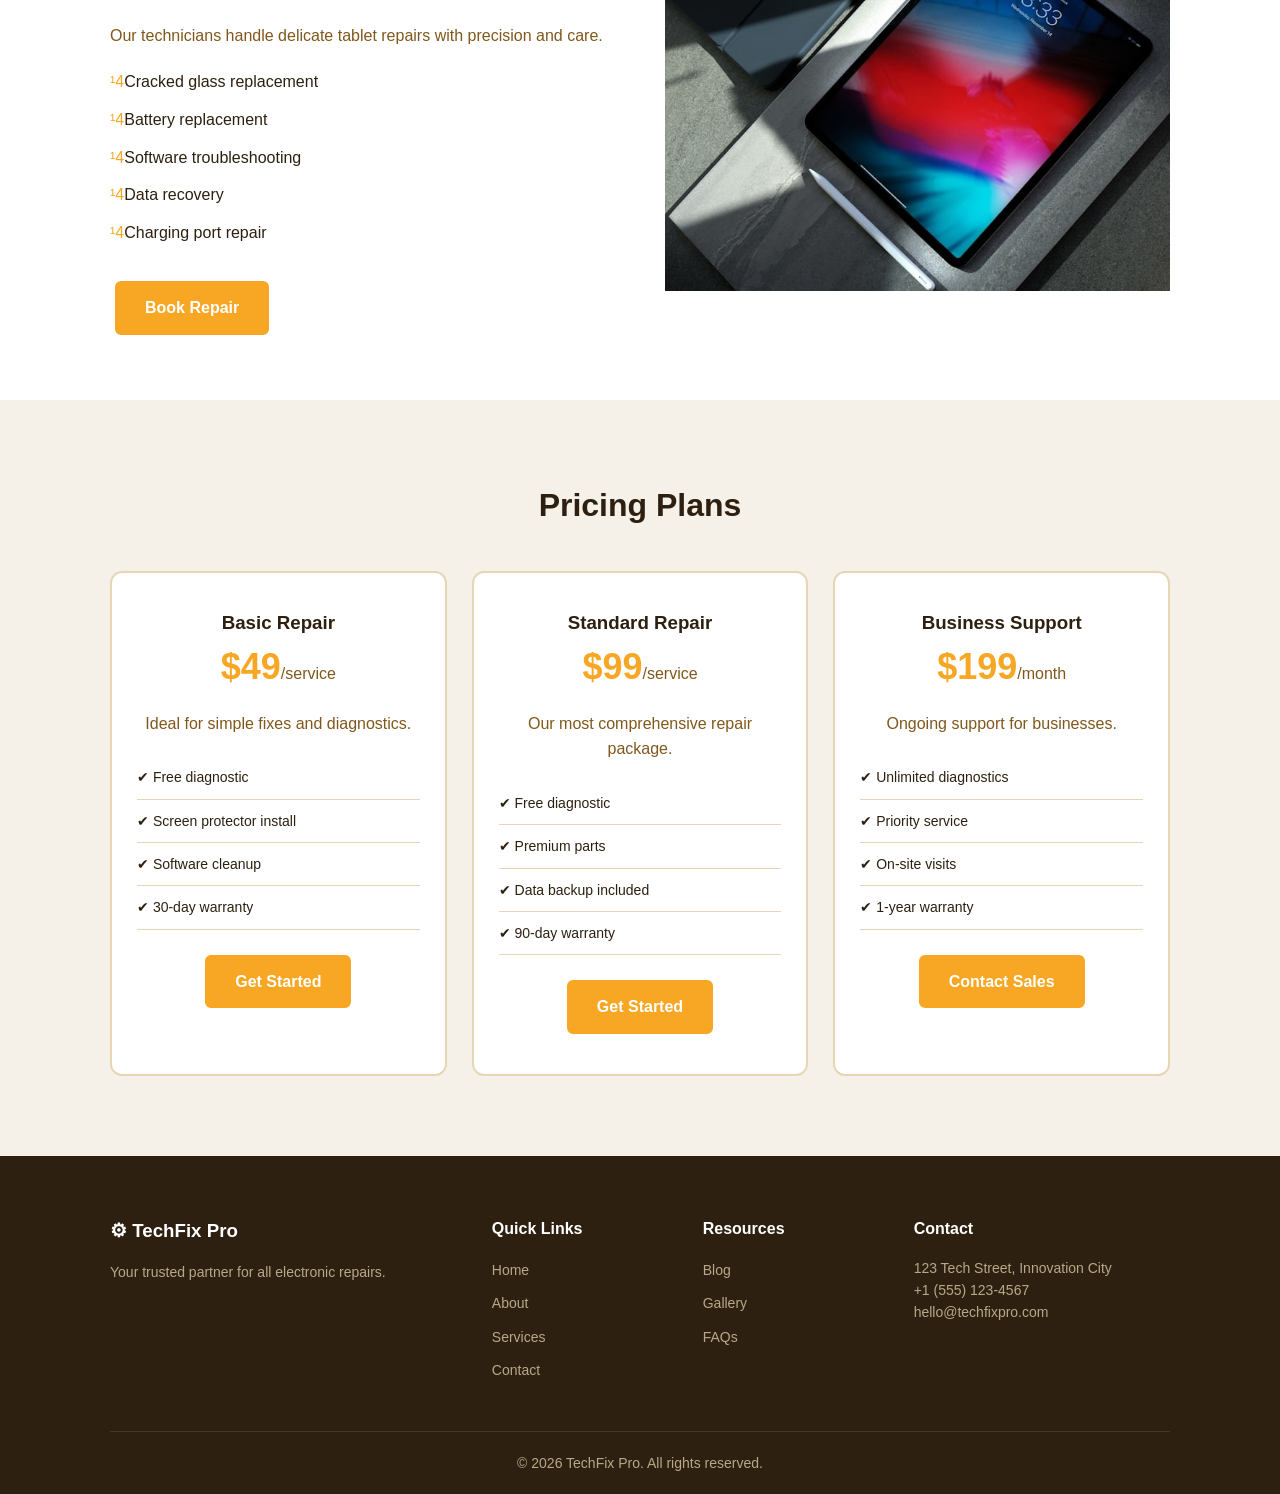
<file: ART277-FINAL-PROJECT/services.html>
<!DOCTYPE html>
<html lang="en">

<head>
    <meta charset="UTF-8">
    <meta name="viewport" content="width=device-width, initial-scale=1.0">
    <title>Our Services - TechFix Pro</title>
    <link rel="stylesheet" href="style.css">
</head>

<body>

    <nav class="navbar">
        <div class="container nav-container">
            <a href="index.html" class="logo">&#9881; TechFix Pro</a>
            <ul class="nav-links">
                <li><a href="index.html">Home</a></li>
                <li><a href="about.html">About</a></li>
                <li><a href="services.html">Services</a></li>
                <li><a href="blog.html">Blog</a></li>
                <li><a href="gallery.html">Gallery</a></li>
                <li><a href="contact.html">Contact</a></li>
            </ul>
        </div>
    </nav>

    <header class="page-header">
        <div class="container">
            <h1>Our Services</h1>
            <p>Comprehensive repair solutions for every device.</p>
        </div>
    </header>

    <section class="service-detail">
        <div class="container">
            <div class="two-col">
                <div>
                    <span class="price-tag">Starting from $49</span>
                    <h2>Smartphone Repair</h2>
                    <p>From cracked screens to water damage, we cover all major brands including iPhone, Samsung, and
                        Google Pixel.</p>
                    <ul class="detail-list">
                        <li>Screen replacement & glass repair</li>
                        <li>Battery replacement</li>
                        <li>Charging port fixes</li>
                        <li>Water damage recovery</li>
                        <li>Camera & speaker repairs</li>
                    </ul>
                    <a href="contact.html" class="btn">Book Repair</a>
                </div>
                <div>
                    <img src="img/sbj jr8.jpg" alt="Phone repair">
                </div>
            </div>
        </div>
    </section>

    <section class="service-detail">
        <div class="container">
            <div class="two-col">
                <div>
                    <img src="img/sbj jr9.jpg" alt="Laptop repair">
                </div>
                <div>
                    <span class="price-tag">Starting from $79</span>
                    <h2>Laptop & Computer Repair</h2>
                    <p>We service all brands including MacBook, Dell, HP, Lenovo, and custom builds.</p>
                    <ul class="detail-list">
                        <li>Screen & keyboard replacement</li>
                        <li>SSD & RAM upgrades</li>
                        <li>Virus & malware removal</li>
                        <li>Overheating & fan repairs</li>
                        <li>Data recovery & backup</li>
                    </ul>
                    <a href="contact.html" class="btn">Book Repair</a>
                </div>
            </div>
        </div>
    </section>

    <section class="service-detail">
        <div class="container">
            <div class="two-col">
                <div>
                    <span class="price-tag">Starting from $59</span>
                    <h2>Tablet & iPad Repair</h2>
                    <p>Our technicians handle delicate tablet repairs with precision and care.</p>
                    <ul class="detail-list">
                        <li>Cracked glass replacement</li>
                        <li>Battery replacement</li>
                        <li>Software troubleshooting</li>
                        <li>Data recovery</li>
                        <li>Charging port repair</li>
                    </ul>
                    <a href="contact.html" class="btn">Book Repair</a>
                </div>
                <div>
                    <img src="img/sbj jr10.jpg" alt="Tablet repair">
                </div>
            </div>
        </div>
    </section>

    <section class="section" style="background: var(--light-gray);">
        <div class="container">
            <h2 class="section-title">Pricing Plans</h2>
            <div class="pricing-grid">
                <div class="pricing-card">
                    <h3>Basic Repair</h3>
                    <div class="price">$49<span>/service</span></div>
                    <p style="color: var(--gray); margin: 15px 0;">Ideal for simple fixes and diagnostics.</p>
                    <ul class="pricing-features">
                        <li>&#10004; Free diagnostic</li>
                        <li>&#10004; Screen protector install</li>
                        <li>&#10004; Software cleanup</li>
                        <li>&#10004; 30-day warranty</li>
                    </ul>
                    <a href="contact.html" class="btn">Get Started</a>
                </div>
                <div class="pricing-card featured">
                    <span class="featured-badge">Most Popular</span>
                    <h3>Standard Repair</h3>
                    <div class="price">$99<span>/service</span></div>
                    <p style="color: var(--gray); margin: 15px 0;">Our most comprehensive repair package.</p>
                    <ul class="pricing-features">
                        <li>&#10004; Free diagnostic</li>
                        <li>&#10004; Premium parts</li>
                        <li>&#10004; Data backup included</li>
                        <li>&#10004; 90-day warranty</li>
                    </ul>
                    <a href="contact.html" class="btn">Get Started</a>
                </div>
                <div class="pricing-card">
                    <h3>Business Support</h3>
                    <div class="price">$199<span>/month</span></div>
                    <p style="color: var(--gray); margin: 15px 0;">Ongoing support for businesses.</p>
                    <ul class="pricing-features">
                        <li>&#10004; Unlimited diagnostics</li>
                        <li>&#10004; Priority service</li>
                        <li>&#10004; On-site visits</li>
                        <li>&#10004; 1-year warranty</li>
                    </ul>
                    <a href="contact.html" class="btn">Contact Sales</a>
                </div>
                 </div>
    </section>

    <footer class="footer">
        <div class="container">
            <div class="footer-grid">
                <div class="footer-brand">
                    <h3>&#9881; TechFix Pro</h3>
                    <p>Your trusted partner for all electronic repairs.</p>
                </div>
                <div class="footer-links">
                    <h4>Quick Links</h4>
                    <ul>
                        <li><a href="index.html">Home</a></li>
                        <li><a href="about.html">About</a></li>
                        <li><a href="services.html">Services</a></li>
                        <li><a href="contact.html">Contact</a></li>
                    </ul>
                </div>
                <div class="footer-links">
                    <h4>Resources</h4>
                    <ul>
                        <li><a href="blog.html">Blog</a></li>
                        <li><a href="gallery.html">Gallery</a></li>
                        <li><a href="contact.html">FAQs</a></li>
                    </ul>
                </div>
                <div class="footer-contact">
                    <h4>Contact</h4>
                    <p>123 Tech Street, Innovation City</p>
                    <p>+1 (555) 123-4567</p>
                    <p>hello@techfixpro.com</p>
                </div>
            </div>
            <div class="footer-bottom">
                <p>&copy; 2026 TechFix Pro. All rights reserved.</p>
            </div>
        </div>
    </footer>

</body>
</html>
</file>
<file: ART277-FINAL-PROJECT/style.css>
/* CSS Variables */
:root {
    --primary: #f8A725;
    --primary-dark: #c68623;
    --dark: #2d2010;
    --gray: #80581D;
    --light-gray: #f5f0e8;
    --white: #ffffff;
    --border: #e8d5b5;
}

/* Base Style */
*{
    margin: 0%;
    padding: 0%;
    box-sizing: border-box;
}

body {
    font-family: 'Segoe UI', Tahoma, Geneva, Verdana, sans-serif;
    color: var(--dark);
    line-height: 1.6;
}

img {
    max-width: 100%;
    display: block;
}

a {
    text-decoration: none;
    color: inherit;
}

/* Containers */
.container {
    max-width: 1100px;
    margin: 0 auto;
    padding: 0 20px;
}

/* Buttons */
.btn {
    display: inline-block;
    padding: 12px 28px;
    background: var(--primary);
    color: var(--white);
    border-radius: 6px;
    font-weight: 600;
    border: 2px solid var(--primary);
    margin: 5px;
}

.btn:hover{
    background: var(--primary-dark);
    border-color: var(--primary-dark);
}

.btn-outline{
    background: transparent;
    color: var(--white);
    border: 2px solid var(--white);
}

.btn-outline:hover{
    background: var(--white);
    color: var(--dark);
}

/* Naviagtion */
.navbar{
    background: var(--white);
    border-bottom: 1px solid var(--border);
    padding: 15px 0;
}

.nav-container {
    display: flex;
    justify-content: space-between;
    align-items: center;
}

.logo {
    font-size: 22px;
    font-weight: 800;
    color: var(--primary);
}

.nav-links{
    list-style: none;
    display: flex;
    gap: 30px;
}

.nav-links a{
    color: var(--dark);
    font-weight: 500;
}

.nav-links a:hover{
    color: var(--primary);
}

/* Hero Section */
.hero {
    background: linear-gradient(135deg, var(--dark) 0%, var(--gray) 100%);
    color: var(--white);
    text-align: center;
    padding: 100px 20px;
}

.hero h1{
    font-size: 42px;
    margin-bottom: 15px;
}

.hero p{
    font-size: 18px;
    max-width: 600px;
    margin: 0 auto 30px;
    opacity: 0.9;
}

/* Section Styles */
.section {
    padding: 80px 0;
}

.section-title {
    text-align: center;
    font-size: 32px;
    margin-bottom: 10px;
}

.section-subtitle{
    text-align: center;
    color: var(--gray);
    margin-bottom: 50px;
}

/* Card Grid */
.card-grid {
    display: grid;
    gap: 25px;
}

.three-col {
    grid-template-columns: repeat(3, 1fr);
}

.two-col {
    grid-template-columns: repeat(2, 1fr);
}

/* -----Cards-------- */
.card {
    background: var(--white);
    border: 1px solid var(--border);
    border-radius: 12px;
    padding: 30px;
    text-align: center;
}

.card:hover {
    box-shadow: 0 5px 20px rgba(45, 32, 16, 0.1);
}

.card-icon {
    font-size: 40px;
    margin-bottom: 15px;
}

.card h3 {
    font-size: 20px;
    margin-bottom: 10px;
}

.card p {
    color: var(--gray);
}

/* ----News Cards----- */
.new-card {
    padding: 0;
    overflow: hidden;
    text-align: left;
}

.new-card img {
    width: 100%;
    height: 200px;
    object-fit: cover;
}

.card-body {
    padding: 20px;
}

.tag {
    display: inline-block;
    background: var(--primary);
    color: var(--white);
    padding: 4px 12px;
    border-radius: 20px;
    font-size: 12px;
    font-weight: 600;
    text-transform: uppercase;
}

.card-body h3{
    margin: 10px 0;
}

.card-body a {
    color: var(--primary);
    font-weight: 600;
}

/* -----About Section------ */
.about-section {
    background: var(--light-gray);
}

.two-col {
    display: grid;
    grid-template-columns: 1fr 1fr;
    gap: 50px;
    align-items: center;
}

.about-text h2 {
    font-size: 32px;
    margin-bottom: 15px;
}

.about-text p {
    color: var(--gray);
    margin-bottom: 15px;
}

.feature-list {
    list-style: none;
    margin: 20px 0;
}

.feature-list li {
    padding: 8px 0;
    color: var(--dark);
}

.about-image img {
    border-radius: 12px;
    box-shadow: 0 10px 30px rgba(0, 0, 0, 0.1);
}

/* ----Newslettter----- */
.newsletter {
    background: var(--primary);
    color: var(--white);
    text-align: center;
    padding: 60px 20px;
}

.newsletter h2 {
    font-size: 28px;
    margin-bottom: 10px;
}

.newsletter p {
    margin-bottom: 25px;
    opacity: 0.9;
}

.newsletter form {
    display: flex;
    justify-content: center;
    gap: 10px;
    flex-wrap: wrap;
}

.newsletter input {
    padding: 12px 20px;
    border: none;
    border-radius: 6px;
    width: 300px;
    font-size: 16px;
}

/* ----Testimonials---- */
.testimonials {
    background: var(--light-gray);
}

.testimonials-card {
    text-align: left;
}

.quote {
    font-size: italic;
    color: var(--dark);
    margin-bottom: 15px;
}

.author {
    font-weight: 700;
    color: var(--primary-dark);
}

/* ---Cilents----- */
.cilents {
    text-align: center;
}

.cilent-logos {
    display: flex;
    justify-content: center;
    gap: 40px;
    flex-wrap: wrap;
    margin-top: 30px;
}

.cilent-logos span {
    font-size: 18px;
    font-weight: 700;
    color: var(--gray);
    opacity: 0.6;
}

/* --- Footer ----- */
.footer {
    background: var(--dark);
    color: var(--white);
    padding: 60px 0 20px;
}

.footer-grid {
    display: grid;
    grid-template-columns: 2fr 1fr 1fr 1.5fr;
    gap: 40px;
    margin-bottom: 40px;
}

.footer h3, .footer h4 {
    margin-bottom: 15px;
}

.footer p {
    color: #b8a88a;
    font-size: 14px;
}

.footer-links ul {
    list-style: none;
}

.footer-links li {
    margin-bottom: 8px;
}

.footer-links a {
    color: #b8a88a;
    font-size: 14px;
}

.footer-links a:hover {
    color: var(--primary);
}

.footer-bottom {
    border-top: 1px solid rgba(255, 255, 255, 0.1);
    padding-top: 20px;
    text-align: center;
}

/* -----Page Header (for innner pages)----- */
.page-header {
    background: var(--dark);
    color: var(--white);
    text-align: center;
    padding: 100px 20px 60px;
}

.page-header h1 {
    font-size: 36px;
    margin-bottom: 10px;
}

.page-header p {
    color: #b8a88a;
}

/* ----Services Page----- */
.service-detail {
    padding: 60px 0;
}

.service-detail:nth-child(even) {
    background: var(--light-gray);
}

.service-detail h2 {
    font-size: 26px;
    margin-bottom: 15px;
}

.service-detail p {
    color: var(--gray);
    margin-bottom: 15px;
}

.detail-list{
    list-style: none;
    margin: 15px 0 25px;
}


.detail-list li {
    padding: 6px 0;
    color: var(--dark);
}

.detail-list li::before {
    content: "¹4";
    color: var(--primary);
}

.price-tag {
    display: inline-block;
    background: var(--primary);
    color: var(--white);
    padding: 6px 16px;
    border-radius: 20px;
    font-weight: 700;
    font-size: 14px;
    margin-bottom: 15px ;
}

/* Pricing Cards */
.pricing-grid {
    display: grid;
    grid-template-columns: repeat(3, 1fr);
    gap: 25px;
    margin-top: 40px;
}

.pricing-card {
    background: var(--white);
    border: 2px solid var(--border);
    border-radius: 12px;
    padding: 35px 25px;
    text-align: center;
}

.pricing-card featured {
    border-color: var(--primary);
    position: relative;
}

.featured-badge {
    position: absolute;
    top: -12px;
    left: 50%;
    transform: translate(-50%);
    background: var(--primary);
    color: var(--white);
    padding: 5px 15px;
    border-radius: 20px;
    font-size: 12px;
    font-weight: 700;
}

.pricing-card .price {
    font-size: 36px;
    font-weight: 800;
    color: var(--primary);
}

.pricing-card .price span {
    font-size: 16px;
    color: var(--gray);
    font-weight: 400;
}

.pricing-features {
    list-style: none;
    text-align: left;
    margin: 20px 0;
}

.pricing-features li {
    padding: 10px 0;
    border-bottom: 1px solid var(--border);
    font-size: 14px;
}

/* --Blog Page---- */
.blog-grid {
    display: grid;
    grid-template-columns: 2fr 1fr;
    gap: 40px;
}

.blog-posts {
    display: flex;
    grid-template-columns: 1fr 2fr;
    flex-direction: column;
    gap: 0px;
    background: var(--white);
    border: 1px Solid var(--border);
    border-radius: 12px;
    overflow: hidden;
}

.blog-post img {
    width: 60%;
    height: 70%;
    object-fit: flex;
}

.blog-post-content {
    padding: 20px;
}

.sidebar {
    background: var(--white);
    border: 1px solid var(--border);
    border-radius: 12px;
    padding: 25px;
    height: fit-content;
}

.sidebar h3 {
    margin-bottom: 15px;
    padding-bottom: 10px;
}

.sidebar ul {
    list-style: none;
}

.sidebar li {
    padding: 8px 0;
    border-bottom: 1px solid var(--light-gray);
}

.sidebar a {
    color: var(--gray);
    font-size: 14px;
}

.sidebar a:hover {
    color: var(--primary);
}

/* ---Gallery Page--- */
.gallery-grid {
    display: grid;
    grid-template-columns: repeat(3, 1fr);
    gap: 15px;
}

.gallery-item {
    border-radius: grid;
    overflow: hidden;
}

.gallery-item img {
    width: 100%;
    height: 220px;
    object-fit: cover;
}

.gallery-item.wide {
    grid-column: span 2;
}

/* ---Contact Page----- */
.contact-grid {
    display: grid;
    grid-template-columns: 1fr 1.3fr;
    gap: 40px;
}

.contact-info-box {
    background: var(--white);
    border: 1px solid var(--border);
    border-radius: 12px;
    padding: 25px;
    margin-bottom: 20px;
}

.contact-info-box h3 {
    margin-bottom: 10px;
    color: var(--primary);
}

.contact-form {
    background: var(--white);
    border: 1px solid var(--border);
    border-radius: 12px;
    padding: 35px;
}

.form-group {
    margin-bottom: 20px;

}

.form-group label {
    display: block;
    margin-bottom: 6px;
    font-weight: 600;
    font-size: 14px;
}

.form-group input,
.form-group textarea,
.form-group select {
    width: 100%;
    padding: 12px;
    border: 1px solid var(--border);
    border-radius: 6px;
    font-size: 15px;
    font-family: inherit;
}

.form-group textarea {
    min-height:  120px;
    resize: vertical;
}

.form-row {
    display: grid;
    grid-template-columns: 1fr 1fr;
    gap: 15px;
}

/* ---FAQ---- */
.faq-item {
    background: var(--light-gray);
    border-radius: 10px;
    margin-bottom: 15px;
    padding: 20px;
}

.faq-item h3 {
    font-size: 16px;
    margin-bottom: 10px;
    color: var(--dark);
}

.faq-item p {
    color: var(--gray);
    font-size: 14px;
}

/* ====================================================================
   Responsive Design (mobile)
   ==================================================================== */

   @media(max-width: 768px) {
    .nav-links {
        display: none;
    }

    .hero h1 {
        font-size: 28px;
    }

    .three-col,
    .two-col,
    .pricing-grid,
    .gallery-grid,
    .blog-grid,
    .contact-grid,
    .footer-grid {
        grid-template-columns: 1fr;
    }

    .blog-post {
        grid-template-columns: 1fr;
    }

    .newsletter form {
        flex-direction: column;
        align-items: center;
    }

    .newsletter input {
        width: 100%;
        max-width: 300px;
    }

    .cilent-logos {
        gap: 20px;
    }

    .form-row {
        grid-template-columns: 1fr;
    }
   }
</file>
<file: style.css>
/* ---- CSS Variables ---- */
:root {
    --primary: #F8A725;
    --primary-dark: #C68623;
    --dark: #2D2010;
    --gray: #80581D;
    --light-gray: #f5f0e8;
    --white: #ffffff;
    --border: #e8d5b5;
}

/* ---- Reset & Base Styles ---- */
* {
    margin: 0;
    padding: 0;
    box-sizing: border-box;
}

body {
    font-family: 'Segoe UI', Tahoma, Geneva, Verdana, sans-serif;
    color: var(--dark);
    line-height: 1.6;
}

img {
    max-width: 100%;
    display: block;
}

a {
    text-decoration: none;
    color: inherit;
}

/* ---- Container ---- */
.container {
    max-width: 1100px;
    margin: 0 auto;
    padding: 0 20px;
}

/* ---- Buttons ---- */
.btn {
    display: inline-block;
    padding: 12px 28px;
    background: var(--primary);
    color: var(--white);
    border-radius: 6px;
    font-weight: 600;
    border: 2px solid var(--primary);
    margin: 5px;
}

.btn:hover {
    background: var(--primary-dark);
    border-color: var(--primary-dark);
}

.btn-outline {
    background: transparent;
    color: var(--white);
    border: 2px solid var(--white);
}

.btn-outline:hover {
    background: var(--white);
    color: var(--dark);
}

/* ---- Navigation ---- */
.navbar {
    background: var(--white);
    border-bottom: 1px solid var(--border);
    padding: 15px 0;
}

.nav-container {
    display: flex;
    justify-content: space-between;
    align-items: center;
}

.logo {
    font-size: 22px;
    font-weight: 800;
    color: var(--primary);
}

.nav-links {
    list-style: none;
    display: flex;
    gap: 30px;
}

.nav-links a {
    color: var(--dark);
    font-weight: 500;
}

.nav-links a:hover {
    color: var(--primary);
}

/* ---- Hero Section ---- */
.hero {
    background: linear-gradient(135deg, var(--dark) 0%, var(--gray) 100%);
    color: var(--white);
    text-align: center;
    padding: 100px 20px;
}

.hero h1 {
    font-size: 42px;
    margin-bottom: 15px;
}

.hero p {
    font-size: 18px;
    max-width: 600px;
    margin: 0 auto 30px;
    opacity: 0.9;
}

/* ---- Section Styles ---- */
.section {
    padding: 80px 0;
}

.section-title {
    text-align: center;
    font-size: 32px;
    margin-bottom: 10px;
}

.section-subtitle {
    text-align: center;
    color: var(--gray);
    margin-bottom: 50px;
}

/* ---- Card Grid ---- */
.card-grid {
    display: grid;
    gap: 25px;
}

.three-col {
    grid-template-columns: repeat(3, 1fr);
}

.two-col {
    grid-template-columns: repeat(2, 1fr);
}

/* ---- Cards ---- */
.card {
    background: var(--white);
    border: 1px solid var(--border);
    border-radius: 12px;
    padding: 30px;
    text-align: center;
}

.card:hover {
    box-shadow: 0 5px 20px rgba(45, 32, 16, 0.1);
}

.card-icon {
    font-size: 40px;
    margin-bottom: 15px;
}

.card h3 {
    font-size: 20px;
    margin-bottom: 10px;
}

.card p {
    color: var(--gray);
}

/* ---- News Cards ---- */
.news-card {
    padding: 0;
    overflow: hidden;
    text-align: left;
}

.news-card img {
    width: 100%;
    height: 200px;
    object-fit: cover;
}

.card-body {
    padding: 20px;
}

.tag {
    display: inline-block;
    background: var(--primary);
    color: var(--white);
    padding: 4px 12px;
    border-radius: 20px;
    font-size: 12px;
    font-weight: 600;
    text-transform: uppercase;
}

.card-body h3 {
    margin: 10px 0;
}

.card-body a {
    color: var(--primary);
    font-weight: 600;
}

/* ---- About Section ---- */
.about-section {
    background: var(--light-gray);
}

.two-col {
    display: grid;
    grid-template-columns: 1fr 1fr;
    gap: 50px;
    align-items: center;
}

.about-text h2 {
    font-size: 32px;
    margin-bottom: 15px;
}

.about-text p {
    color: var(--gray);
    margin-bottom: 15px;
}

.feature-list {
    list-style: none;
    margin: 20px 0;
}

.feature-list li {
    padding: 8px 0;
    color: var(--dark);
}

.about-image img {
    border-radius: 12px;
    box-shadow: 0 10px 30px rgba(0,0,0,0.1);
}

/* ---- Newsletter ---- */
.newsletter {
    background: var(--primary);
    color: var(--white);
    text-align: center;
    padding: 60px 20px;
}

.newsletter h2 {
    font-size: 28px;
    margin-bottom: 10px;
}

.newsletter p {
    margin-bottom: 25px;
    opacity: 0.9;
}

.newsletter form {
    display: flex;
    justify-content: center;
    gap: 10px;
    flex-wrap: wrap;
}

.newsletter input {
    padding: 12px 20px;
    border: none;
    border-radius: 6px;
    width: 300px;
    font-size: 16px;
}

/* ---- Testimonials ---- */
.testimonials {
    background: var(--light-gray);
}

.testimonial-card {
    text-align: left;
}

.quote {
    font-style: italic;
    color: var(--dark);
    margin-bottom: 15px;
}

.author {
    font-weight: 700;
    color: var(--primary-dark);
}

/* ---- Clients ---- */
.clients {
    text-align: center;
}

.client-logos {
    display: flex;
    justify-content: center;
    gap: 40px;
    flex-wrap: wrap;
    margin-top: 30px;
}

.client-logos span {
    font-size: 18px;
    font-weight: 700;
    color: var(--gray);
    opacity: 0.6;
}

/* ---- Footer ---- */
.footer {
    background: var(--dark);
    color: var(--white);
    padding: 60px 0 20px;
}

.footer-grid {
    display: grid;
    grid-template-columns: 2fr 1fr 1fr 1.5fr;
    gap: 40px;
    margin-bottom: 40px;
}

.footer h3, .footer h4 {
    margin-bottom: 15px;
}

.footer p {
    color: #b8a88a;
    font-size: 14px;
}

.footer-links ul {
    list-style: none;
}

.footer-links li {
    margin-bottom: 8px;
}

.footer-links a {
    color: #b8a88a;
    font-size: 14px;
}

.footer-links a:hover {
    color: var(--primary);
}

.footer-bottom {
    border-top: 1px solid rgba(255,255,255,0.1);
    padding-top: 20px;
    text-align: center;
}

/* ---- Page Header (for inner pages) ---- */
.page-header {
    background: var(--dark);
    color: var(--white);
    text-align: center;
    padding: 100px 20px 60px;
}

.page-header h1 {
    font-size: 36px;
    margin-bottom: 10px;
}

.page-header p {
    color: #b8a88a;
}

/* ---- Services Page ---- */
.service-detail {
    padding: 60px 0;
}

.service-detail:nth-child(even) {
    background: var(--light-gray);
}

.service-detail h2 {
    font-size: 26px;
    margin-bottom: 15px;
}

.service-detail p {
    color: var(--gray);
    margin-bottom: 15px;
}

.detail-list {
    list-style: none;
    margin: 15px 0 25px;
}

.detail-list li {
    padding: 6px 0;
    color: var(--dark);
}

.detail-list li::before {
    content: "¹4  ";
    color: var(--primary);
}

.price-tag {
    display: inline-block;
    background: var(--primary);
    color: var(--white);
    padding: 6px 16px;
    border-radius: 20px;
    font-weight: 700;
    font-size: 14px;
    margin-bottom: 15px;
}

/* ---- Pricing Cards ---- */
.pricing-grid {
    display: grid;
    grid-template-columns: repeat(3, 1fr);
    gap: 25px;
    margin-top: 40px;
}

.pricing-card {
    background: var(--white);
    border: 2px solid var(--border);
    border-radius: 12px;
    padding: 35px 25px;
    text-align: center;
}

.pricing-card.featured {
    border-color: var(--primary);
    position: relative;
}

.featured-badge {
    position: absolute;
    top: -12px;
    left: 50%;
    transform: translateX(-50%);
    background: var(--primary);
    color: var(--white);
    padding: 5px 15px;
    border-radius: 20px;
    font-size: 12px;
    font-weight: 700;
}

.pricing-card .price {
    font-size: 36px;
    font-weight: 800;
    color: var(--primary);
}

.pricing-card .price span {
    font-size: 16px;
    color: var(--gray);
    font-weight: 400;
}

.pricing-features {
    list-style: none;
    text-align: left;
    margin: 20px 0;
}

.pricing-features li {
    padding: 10px 0;
    border-bottom: 1px solid var(--border);
    font-size: 14px;
}

/* ---- Blog Page ---- */
.blog-grid {
    display: grid;
    grid-template-columns: 2fr 1fr;
    gap: 40px;
}

.blog-posts {
    display: grid;
    gap: 30px;
}

.blog-post {
    display: grid;
    grid-template-columns: 1fr 2fr;
    gap: 20px;
    background: var(--white);
    border: 1px solid var(--border);
    border-radius: 12px;
    overflow: hidden;
}

.blog-post img {
    width: 100%;
    height: 100%;
    object-fit: cover;
}

.blog-post-content {
    padding: 20px;
}

.sidebar {
    background: var(--white);
    border: 1px solid var(--border);
    border-radius: 12px;
    padding: 25px;
    height: fit-content;
}

.sidebar h3 {
    margin-bottom: 15px;
    padding-bottom: 10px;
    border-bottom: 2px solid var(--light-gray);
}

.sidebar ul {
    list-style: none;
}

.sidebar li {
    padding: 8px 0;
    border-bottom: 1px solid var(--light-gray);
}

.sidebar a {
    color: var(--gray);
    font-size: 14px;
}

.sidebar a:hover {
    color: var(--primary);
}

/* ---- Gallery Page ---- */
.gallery-grid {
    display: grid;
    grid-template-columns: repeat(3, 1fr);
    gap: 15px;
}

.gallery-item {
    border-radius: 10px;
    overflow: hidden;
}

.gallery-item img {
    width: 100%;
    height: 220px;
    object-fit: cover;
}

.gallery-item.wide {
    grid-column: span 2;
}

/* ---- Contact Page ---- */
.contact-grid {
    display: grid;
    grid-template-columns: 1fr 1.3fr;
    gap: 40px;
}

.contact-info-box {
    background: var(--white);
    border: 1px solid var(--border);
    border-radius: 12px;
    padding: 25px;
    margin-bottom: 20px;
}

.contact-info-box h3 {
    margin-bottom: 10px;
    color: var(--primary);
}

.contact-form {
    background: var(--white);
    border: 1px solid var(--border);
    border-radius: 12px;
    padding: 35px;
}

.form-group {
    margin-bottom: 20px;
}

.form-group label {
    display: block;
    margin-bottom: 6px;
    font-weight: 600;
    font-size: 14px;
}

.form-group input,
.form-group textarea,
.form-group select {
    width: 100%;
    padding: 12px;
    border: 1px solid var(--border);
    border-radius: 6px;
    font-size: 15px;
    font-family: inherit;
}

.form-group textarea {
    min-height: 120px;
    resize: vertical;
}

.form-row {
    display: grid;
    grid-template-columns: 1fr 1fr;
    gap: 15px;
}

/* ---- FAQ ---- */
.faq-item {
    background: var(--light-gray);
    border-radius: 10px;
    margin-bottom: 15px;
    padding: 20px;
}

.faq-item h3 {
    font-size: 16px;
    margin-bottom: 10px;
    color: var(--dark);
}

.faq-item p {
    color: var(--gray);
    font-size: 14px;
}

/* ============================================
   Responsive Design (Mobile)
   ============================================ */

@media (max-width: 768px) {
    .nav-links {
        display: none;
    }

    .hero h1 {
        font-size: 28px;
    }

    .three-col,
    .two-col,
    .pricing-grid,
    .gallery-grid,
    .blog-grid,
    .contact-grid,
    .footer-grid {
        grid-template-columns: 1fr;
    }

    .blog-post {
        grid-template-columns: 1fr;
    }

    .newsletter form {
        flex-direction: column;
        align-items: center;
    }

    .newsletter input {
        width: 100%;
        max-width: 300px;
    }

    .client-logos {
        gap: 20px;
    }

    .form-row {
        grid-template-columns: 1fr;
    }
}
</file>
